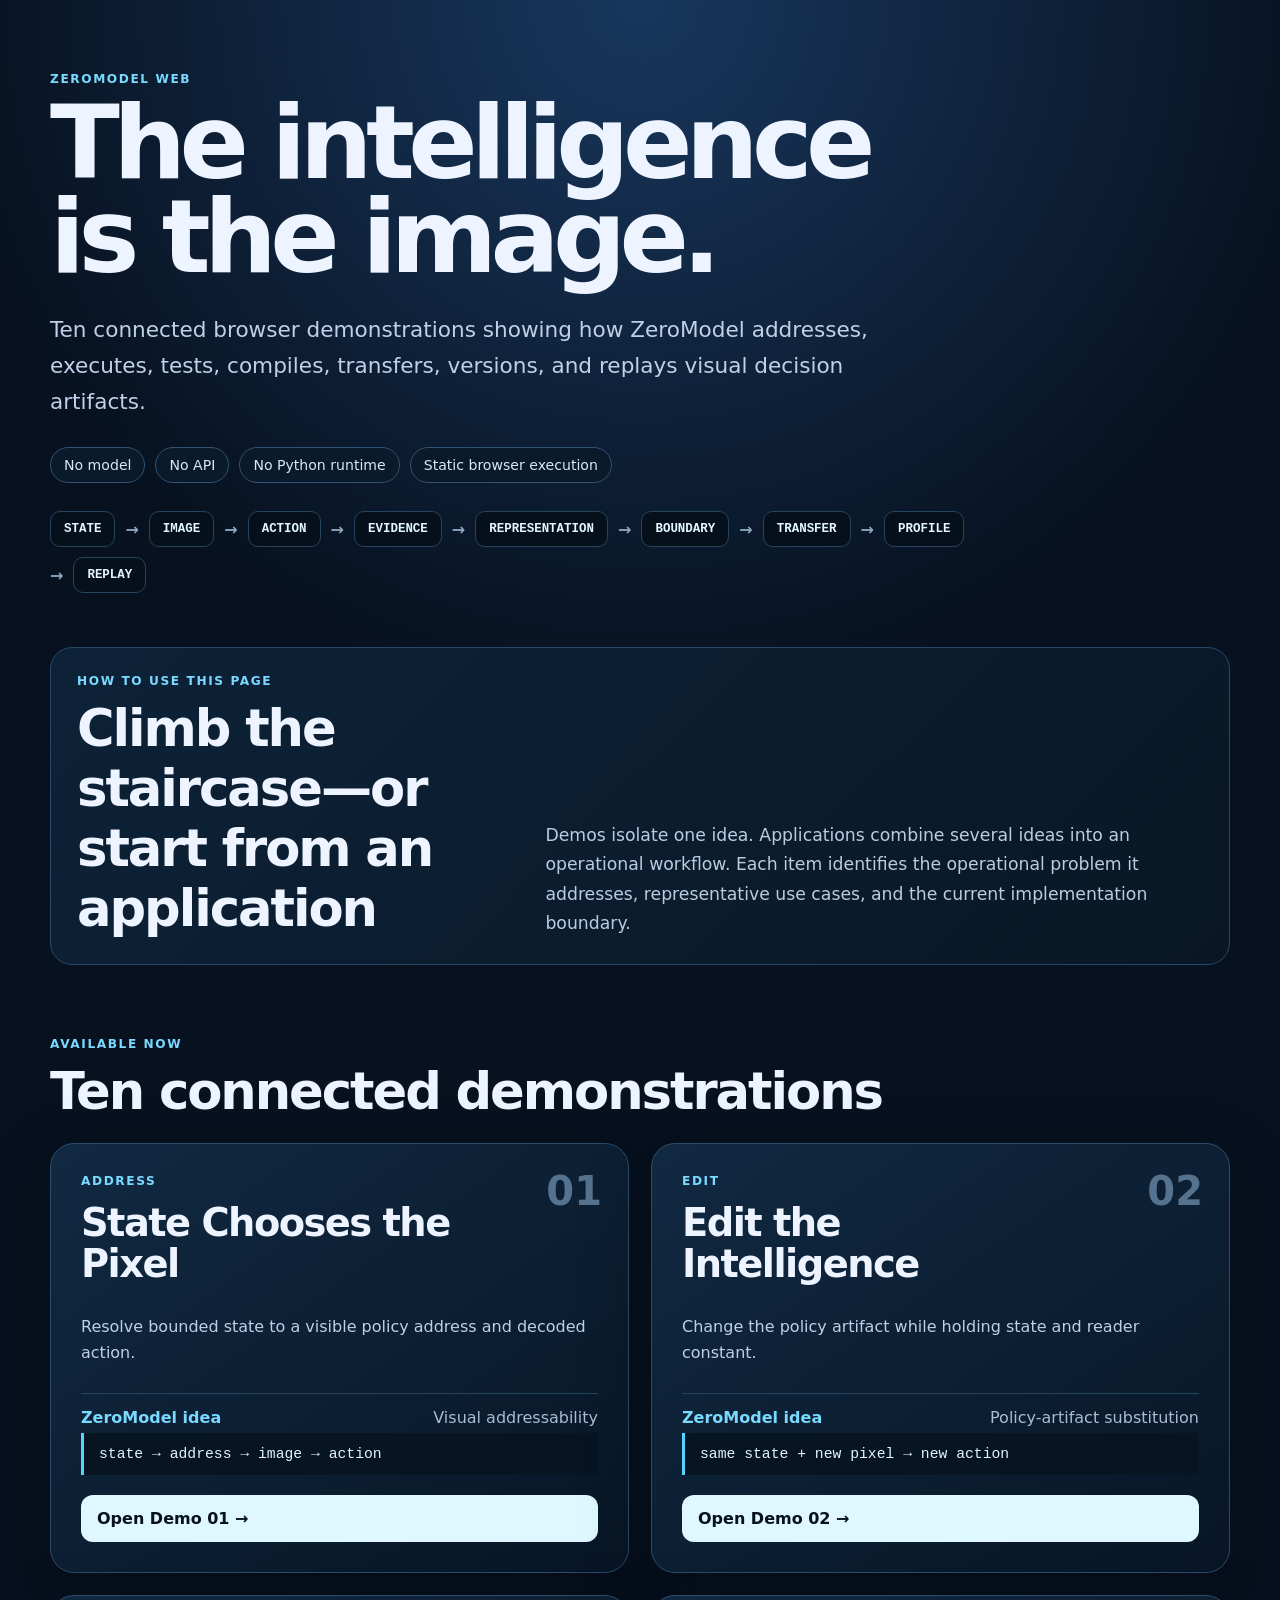
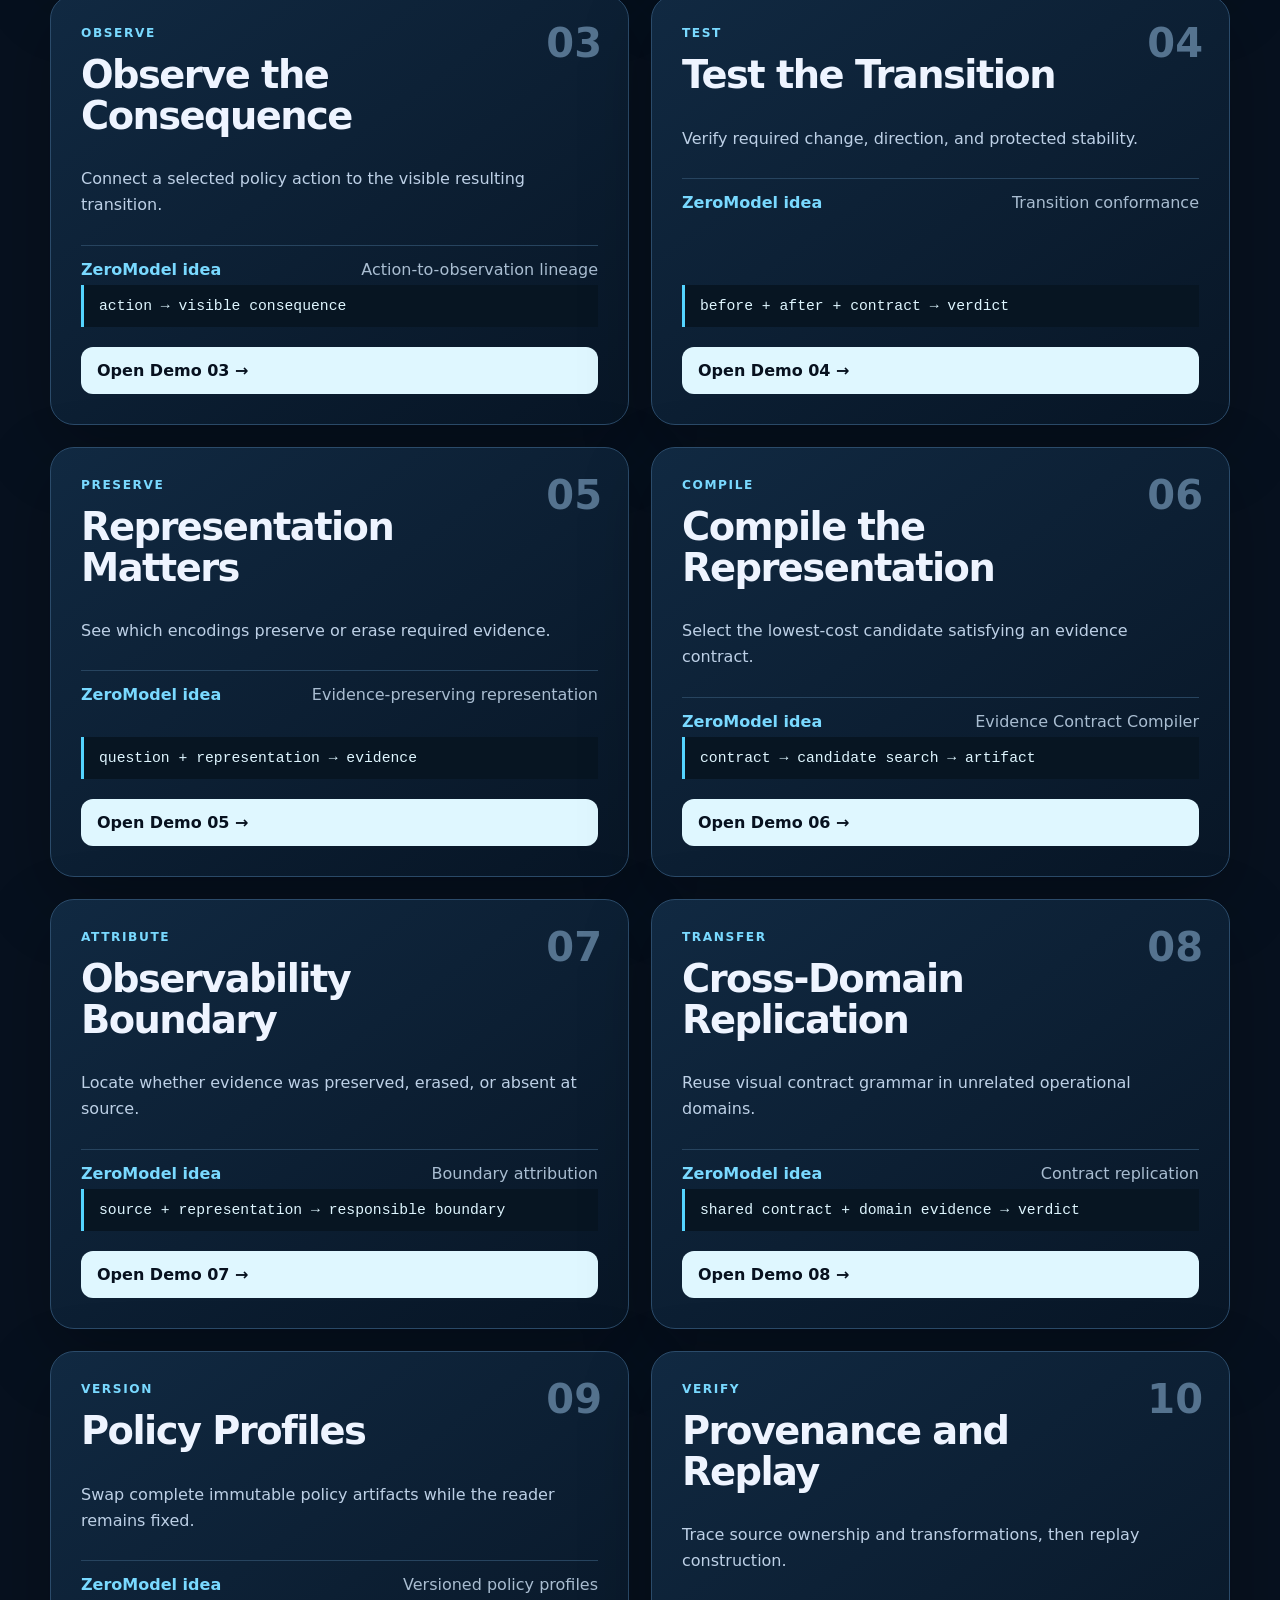
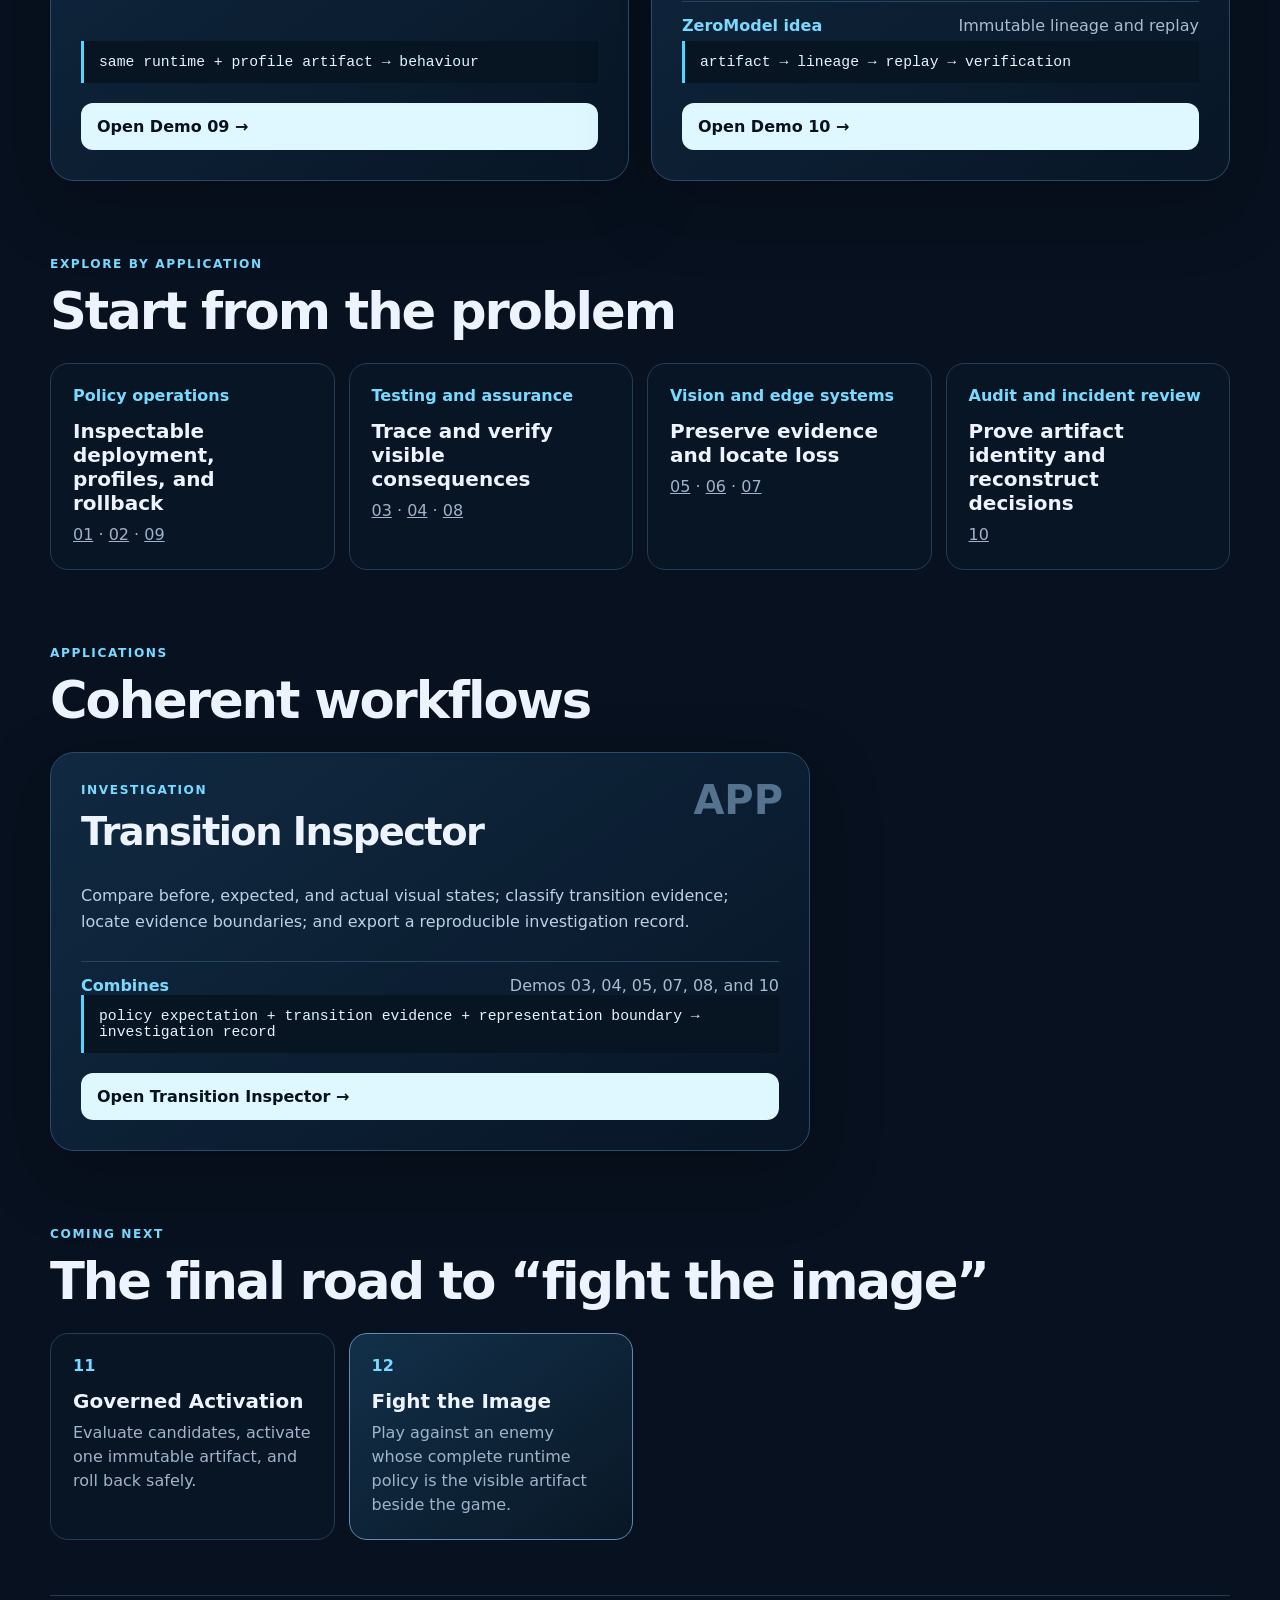
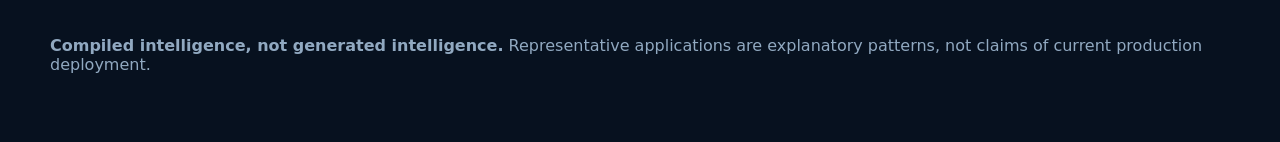
<file: index.html>
<!doctype html>
<html lang="en">
<head>
  <meta charset="utf-8">
  <meta name="viewport" content="width=device-width,initial-scale=1">
  <title>ZeroModel Web Demos</title>
  <meta name="description" content="A staircase of browser-native ZeroModel demonstrations.">
  <link rel="stylesheet" href="gallery.css">
</head>
<body>
<main class="shell">
  <header class="hero">
    <p class="eyebrow">ZeroModel Web</p>
    <h1>The intelligence is the image.</h1>
    <p class="lede">Ten connected browser demonstrations showing how ZeroModel addresses, executes, tests, compiles, transfers, versions, and replays visual decision artifacts.</p>
    <div class="runtime-boundary"><span>No model</span><span>No API</span><span>No Python runtime</span><span>Static browser execution</span></div>
    <div class="hero-flow"><span>STATE</span><b>→</b><span>IMAGE</span><b>→</b><span>ACTION</span><b>→</b><span>EVIDENCE</span><b>→</b><span>REPRESENTATION</span><b>→</b><span>BOUNDARY</span><b>→</b><span>TRANSFER</span><b>→</b><span>PROFILE</span><b>→</b><span>REPLAY</span></div>
  </header>

  <section class="principle">
    <div><p class="step-label">How to use this page</p><h2>Climb the staircase—or start from an application</h2></div>
    <p>Demos isolate one idea. Applications combine several ideas into an operational workflow. Each item identifies the operational problem it addresses, representative use cases, and the current implementation boundary.</p>
  </section>

  <section>
    <div class="section-heading"><p class="step-label">Available now</p><h2>Ten connected demonstrations</h2></div>
    <div class="demo-grid">
      <article class="demo-card"><div class="card-number">01</div><p class="card-kicker">Address</p><h3>State Chooses the Pixel</h3><p>Resolve bounded state to a visible policy address and decoded action.</p><div class="learn"><strong>ZeroModel idea</strong><span>Visual addressability</span></div><div class="flow">state → address → image → action</div><a class="card-link" href="demos/state-chooses-the-pixel/">Open Demo 01 →</a></article>
      <article class="demo-card"><div class="card-number">02</div><p class="card-kicker">Edit</p><h3>Edit the Intelligence</h3><p>Change the policy artifact while holding state and reader constant.</p><div class="learn"><strong>ZeroModel idea</strong><span>Policy-artifact substitution</span></div><div class="flow">same state + new pixel → new action</div><a class="card-link" href="demos/edit-the-intelligence/">Open Demo 02 →</a></article>
      <article class="demo-card"><div class="card-number">03</div><p class="card-kicker">Observe</p><h3>Observe the Consequence</h3><p>Connect a selected policy action to the visible resulting transition.</p><div class="learn"><strong>ZeroModel idea</strong><span>Action-to-observation lineage</span></div><div class="flow">action → visible consequence</div><a class="card-link" href="demos/observe-the-consequence/">Open Demo 03 →</a></article>
      <article class="demo-card"><div class="card-number">04</div><p class="card-kicker">Test</p><h3>Test the Transition</h3><p>Verify required change, direction, and protected stability.</p><div class="learn"><strong>ZeroModel idea</strong><span>Transition conformance</span></div><div class="flow">before + after + contract → verdict</div><a class="card-link" href="demos/test-the-transition/">Open Demo 04 →</a></article>
      <article class="demo-card"><div class="card-number">05</div><p class="card-kicker">Preserve</p><h3>Representation Matters</h3><p>See which encodings preserve or erase required evidence.</p><div class="learn"><strong>ZeroModel idea</strong><span>Evidence-preserving representation</span></div><div class="flow">question + representation → evidence</div><a class="card-link" href="demos/representation-matters/">Open Demo 05 →</a></article>
      <article class="demo-card"><div class="card-number">06</div><p class="card-kicker">Compile</p><h3>Compile the Representation</h3><p>Select the lowest-cost candidate satisfying an evidence contract.</p><div class="learn"><strong>ZeroModel idea</strong><span>Evidence Contract Compiler</span></div><div class="flow">contract → candidate search → artifact</div><a class="card-link" href="demos/compile-the-representation/">Open Demo 06 →</a></article>
      <article class="demo-card"><div class="card-number">07</div><p class="card-kicker">Attribute</p><h3>Observability Boundary</h3><p>Locate whether evidence was preserved, erased, or absent at source.</p><div class="learn"><strong>ZeroModel idea</strong><span>Boundary attribution</span></div><div class="flow">source + representation → responsible boundary</div><a class="card-link" href="demos/observability-boundary/">Open Demo 07 →</a></article>
      <article class="demo-card"><div class="card-number">08</div><p class="card-kicker">Transfer</p><h3>Cross-Domain Replication</h3><p>Reuse visual contract grammar in unrelated operational domains.</p><div class="learn"><strong>ZeroModel idea</strong><span>Contract replication</span></div><div class="flow">shared contract + domain evidence → verdict</div><a class="card-link" href="demos/cross-domain-replication/">Open Demo 08 →</a></article>
      <article class="demo-card"><div class="card-number">09</div><p class="card-kicker">Version</p><h3>Policy Profiles</h3><p>Swap complete immutable policy artifacts while the reader remains fixed.</p><div class="learn"><strong>ZeroModel idea</strong><span>Versioned policy profiles</span></div><div class="flow">same runtime + profile artifact → behaviour</div><a class="card-link" href="demos/policy-profiles/">Open Demo 09 →</a></article>
      <article class="demo-card"><div class="card-number">10</div><p class="card-kicker">Verify</p><h3>Provenance and Replay</h3><p>Trace source ownership and transformations, then replay construction.</p><div class="learn"><strong>ZeroModel idea</strong><span>Immutable lineage and replay</span></div><div class="flow">artifact → lineage → replay → verification</div><a class="card-link" href="demos/provenance-and-replay/">Open Demo 10 →</a></article>
    </div>
  </section>

  <section class="roadmap">
    <div class="section-heading"><p class="step-label">Explore by application</p><h2>Start from the problem</h2></div>
    <div class="roadmap-grid">
      <article class="roadmap-card"><span>Policy operations</span><h3>Inspectable deployment, profiles, and rollback</h3><p><a href="demos/state-chooses-the-pixel/">01</a> · <a href="demos/edit-the-intelligence/">02</a> · <a href="demos/policy-profiles/">09</a></p></article>
      <article class="roadmap-card"><span>Testing and assurance</span><h3>Trace and verify visible consequences</h3><p><a href="demos/observe-the-consequence/">03</a> · <a href="demos/test-the-transition/">04</a> · <a href="demos/cross-domain-replication/">08</a></p></article>
      <article class="roadmap-card"><span>Vision and edge systems</span><h3>Preserve evidence and locate loss</h3><p><a href="demos/representation-matters/">05</a> · <a href="demos/compile-the-representation/">06</a> · <a href="demos/observability-boundary/">07</a></p></article>
      <article class="roadmap-card"><span>Audit and incident review</span><h3>Prove artifact identity and reconstruct decisions</h3><p><a href="demos/provenance-and-replay/">10</a></p></article>
    </div>
  </section>

  <section class="roadmap applications">
    <div class="section-heading"><p class="step-label">Applications</p><h2>Coherent workflows</h2></div>
    <div class="application-grid">
      <article class="demo-card application-card-featured">
        <div class="card-number">APP</div>
        <p class="card-kicker">Investigation</p>
        <h3>Transition Inspector</h3>
        <p>Compare before, expected, and actual visual states; classify transition evidence; locate evidence boundaries; and export a reproducible investigation record.</p>
        <div class="learn"><strong>Combines</strong><span>Demos 03, 04, 05, 07, 08, and 10</span></div>
        <div class="flow">policy expectation + transition evidence + representation boundary → investigation record</div>
        <a class="card-link" href="apps/transition-inspector/">Open Transition Inspector →</a>
      </article>
    </div>
  </section>

  <section class="roadmap">
    <div class="section-heading"><p class="step-label">Coming next</p><h2>The final road to “fight the image”</h2></div>
    <div class="roadmap-grid">
      <article class="roadmap-card"><span>11</span><h3>Governed Activation</h3><p>Evaluate candidates, activate one immutable artifact, and roll back safely.</p></article>
      <article class="roadmap-card featured"><span>12</span><h3>Fight the Image</h3><p>Play against an enemy whose complete runtime policy is the visible artifact beside the game.</p></article>
    </div>
  </section>

  <footer><p><strong>Compiled intelligence, not generated intelligence.</strong> Representative applications are explanatory patterns, not claims of current production deployment.</p></footer>
</main>
</body>
</html>
</file>
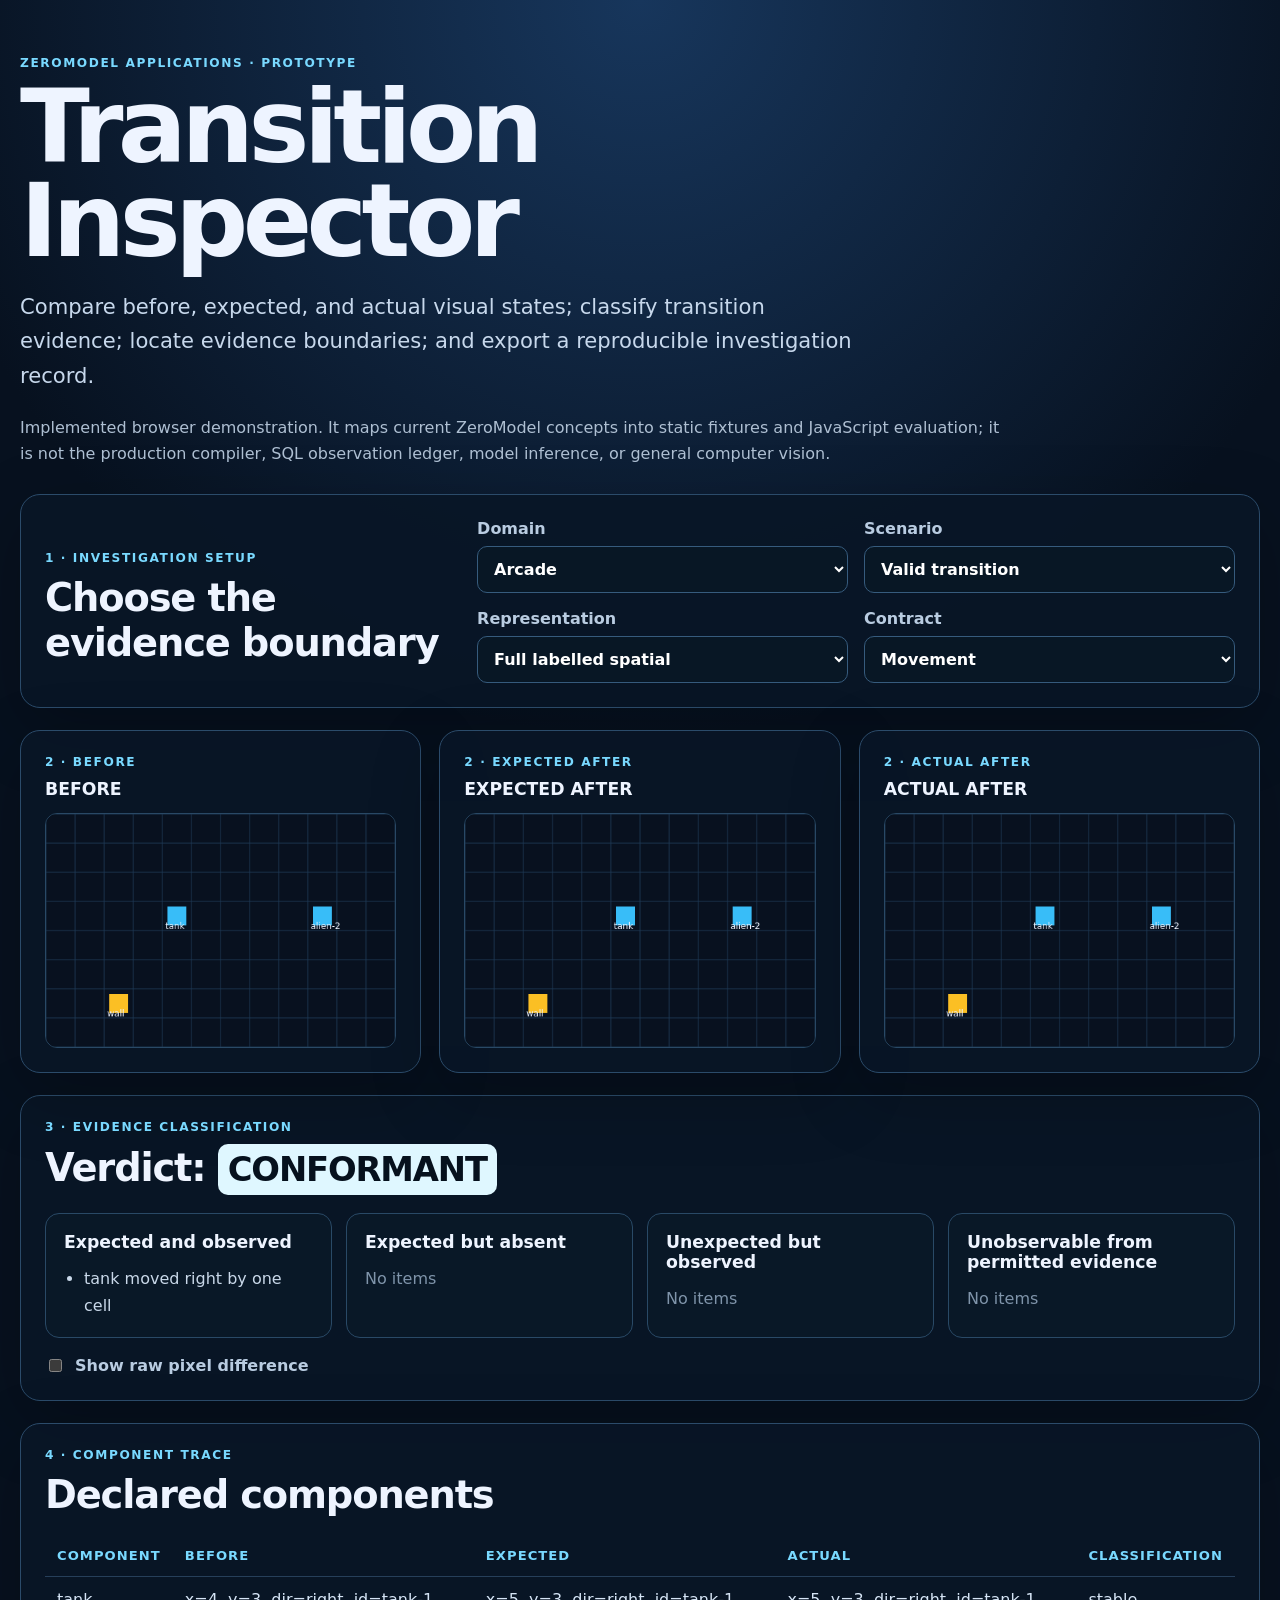
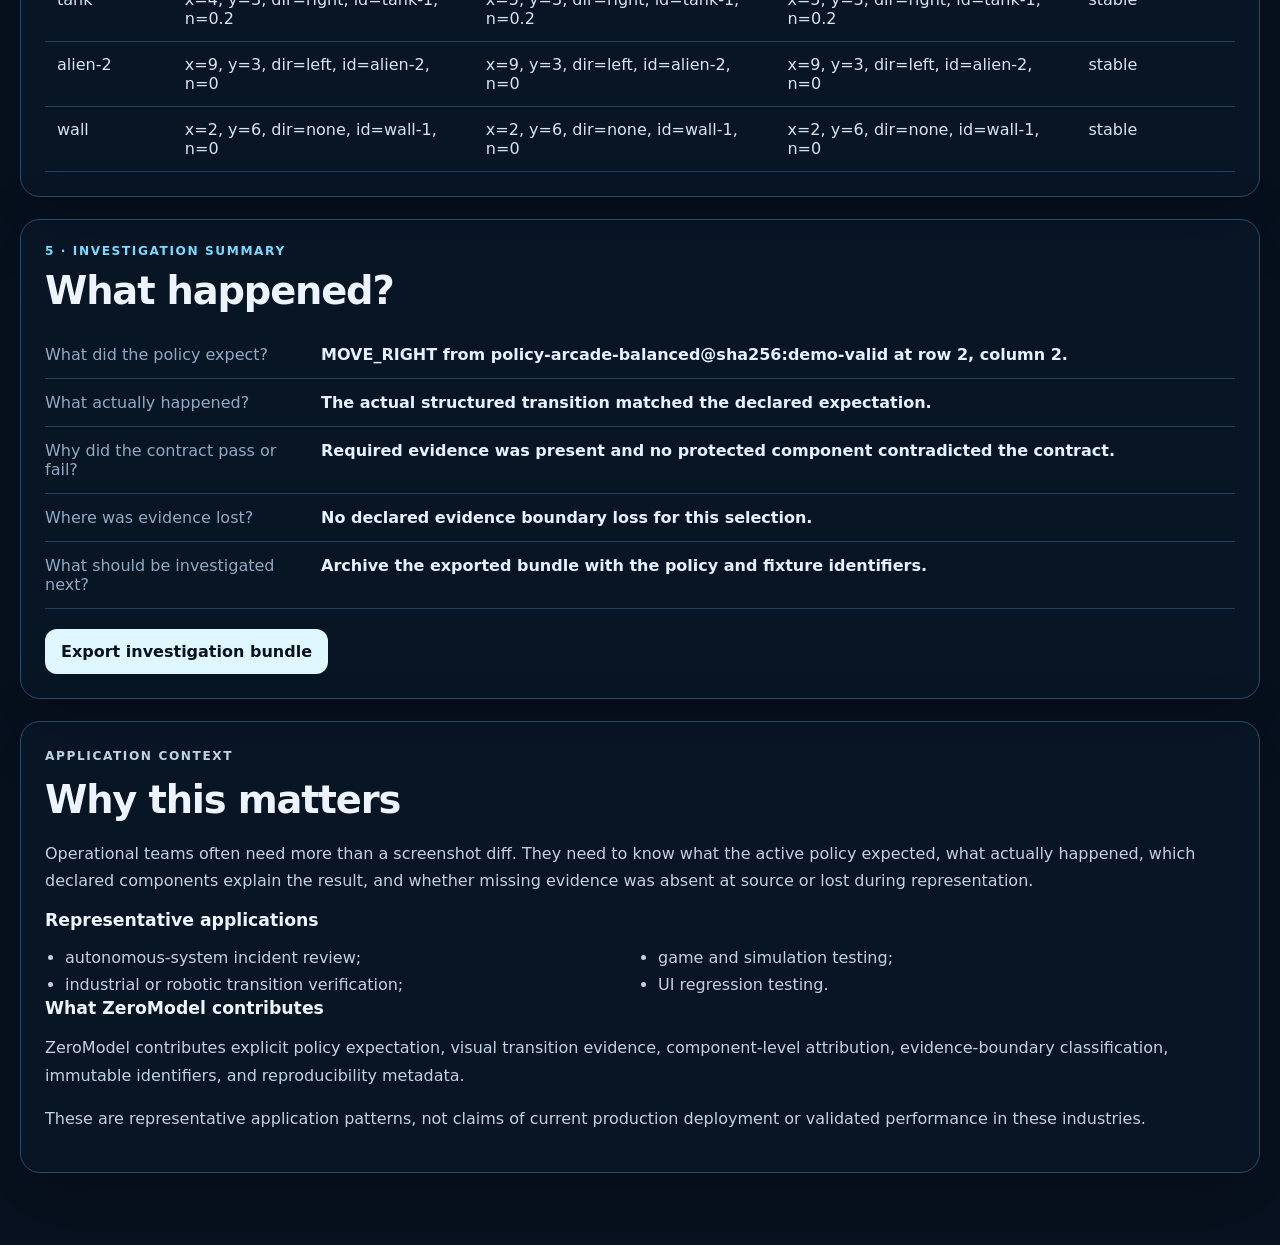
<file: apps/transition-inspector/index.html>
<!doctype html>
<html lang="en">
<head>
  <meta charset="utf-8">
  <meta name="viewport" content="width=device-width, initial-scale=1">
  <title>Transition Inspector — ZeroModel</title>
  <meta name="description" content="Compare expected and actual visual transitions, classify evidence, and export a reproducible investigation record.">
  <link rel="stylesheet" href="app.css">
</head>
<body>
  <main class="shell">
    <header class="hero">
      <p class="eyebrow">ZeroModel Applications · Prototype</p>
      <h1>Transition Inspector</h1>
      <p class="lede">Compare before, expected, and actual visual states; classify transition evidence; locate evidence boundaries; and export a reproducible investigation record.</p>
      <p class="boundary">Implemented browser demonstration. It maps current ZeroModel concepts into static fixtures and JavaScript evaluation; it is not the production compiler, SQL observation ledger, model inference, or general computer vision.</p>
    </header>

    <section class="panel setup" aria-labelledby="setup-heading">
      <div>
        <p class="step">1 · Investigation setup</p>
        <h2 id="setup-heading">Choose the evidence boundary</h2>
      </div>
      <div class="controls">
        <label>Domain
          <select id="domain-select">
            <option value="arcade">Arcade</option>
            <option value="warehouse">Warehouse</option>
          </select>
        </label>
        <label>Scenario
          <select id="scenario-select"></select>
        </label>
        <label>Representation
          <select id="representation-select">
            <option value="labelled-spatial-v1">Full labelled spatial</option>
            <option value="identity-free-spatial-v1">Identity-free spatial</option>
            <option value="coarse-pooled-v1">Coarse pooled</option>
            <option value="source-observation-v1">Source observation</option>
          </select>
        </label>
        <label>Contract
          <select id="contract-select">
            <option value="movement">Movement</option>
            <option value="magnitude">Magnitude</option>
            <option value="protected-stability">Protected stability</option>
            <option value="identity-persistence">Identity persistence</option>
            <option value="numeric-state-stability">Numeric-state stability</option>
            <option value="relation-preservation">Relation preservation</option>
          </select>
        </label>
      </div>
    </section>

    <section class="state-grid" aria-labelledby="states-heading">
      <h2 id="states-heading" class="visually-hidden">Three-state comparison</h2>
      <article class="panel state-card">
        <p class="step">2 · Before</p>
        <h3>BEFORE</h3>
        <canvas id="before-canvas" width="480" height="320">Before state canvas rendering is unavailable.</canvas>
      </article>
      <article class="panel state-card">
        <p class="step">2 · Expected after</p>
        <h3>EXPECTED AFTER</h3>
        <canvas id="expected-canvas" width="480" height="320">Expected state canvas rendering is unavailable.</canvas>
      </article>
      <article class="panel state-card">
        <p class="step">2 · Actual after</p>
        <h3>ACTUAL AFTER</h3>
        <canvas id="actual-canvas" width="480" height="320">Actual state canvas rendering is unavailable.</canvas>
      </article>
    </section>

    <section class="panel verdict-panel" aria-labelledby="verdict-heading">
      <div>
        <p class="step">3 · Evidence classification</p>
        <h2 id="verdict-heading">Verdict: <span id="verdict">Loading</span></h2>
      </div>
      <div class="evidence-grid">
        <article><h3>Expected and observed</h3><ul id="expected-observed"></ul></article>
        <article><h3>Expected but absent</h3><ul id="expected-absent"></ul></article>
        <article><h3>Unexpected but observed</h3><ul id="unexpected-observed"></ul></article>
        <article><h3>Unobservable from permitted evidence</h3><ul id="unobservable"></ul></article>
      </div>
      <label class="toggle"><input type="checkbox" id="raw-toggle"> Show raw pixel difference</label>
      <div id="raw-panel" class="raw-panel" hidden>
        <strong>Pixel difference:</strong> <span id="raw-summary"></span>
        <p>Raw difference says only that something changed. Transition evidence comes from declared components, contracts, and representation boundaries.</p>
      </div>
    </section>

    <section class="panel" aria-labelledby="trace-heading">
      <p class="step">4 · Component trace</p>
      <h2 id="trace-heading">Declared components</h2>
      <div class="table-wrap">
        <table>
          <thead><tr><th>Component</th><th>Before</th><th>Expected</th><th>Actual</th><th>Classification</th></tr></thead>
          <tbody id="component-rows"></tbody>
        </table>
      </div>
    </section>

    <section class="panel summary-panel" aria-labelledby="summary-heading">
      <div>
        <p class="step">5 · Investigation summary</p>
        <h2 id="summary-heading">What happened?</h2>
      </div>
      <dl class="summary-list">
        <div><dt>What did the policy expect?</dt><dd id="summary-expected"></dd></div>
        <div><dt>What actually happened?</dt><dd id="summary-actual"></dd></div>
        <div><dt>Why did the contract pass or fail?</dt><dd id="summary-why"></dd></div>
        <div><dt>Where was evidence lost?</dt><dd id="summary-lost"></dd></div>
        <div><dt>What should be investigated next?</dt><dd id="summary-next"></dd></div>
      </dl>
      <button id="export-button" type="button">Export investigation bundle</button>
    </section>

    <section class="panel context-panel" aria-labelledby="context-heading">
      <p class="step">Application context</p>
      <h2 id="context-heading">Why this matters</h2>
      <p>Operational teams often need more than a screenshot diff. They need to know what the active policy expected, what actually happened, which declared components explain the result, and whether missing evidence was absent at source or lost during representation.</p>
      <h3>Representative applications</h3>
      <ul class="context-list">
        <li>autonomous-system incident review;</li>
        <li>industrial or robotic transition verification;</li>
        <li>game and simulation testing;</li>
        <li>UI regression testing.</li>
      </ul>
      <h3>What ZeroModel contributes</h3>
      <p>ZeroModel contributes explicit policy expectation, visual transition evidence, component-level attribution, evidence-boundary classification, immutable identifiers, and reproducibility metadata.</p>
      <p class="disclaimer">These are representative application patterns, not claims of current production deployment or validated performance in these industries.</p>
    </section>
  </main>
  <script src="app.js" defer></script>
</body>
</html>
</file>
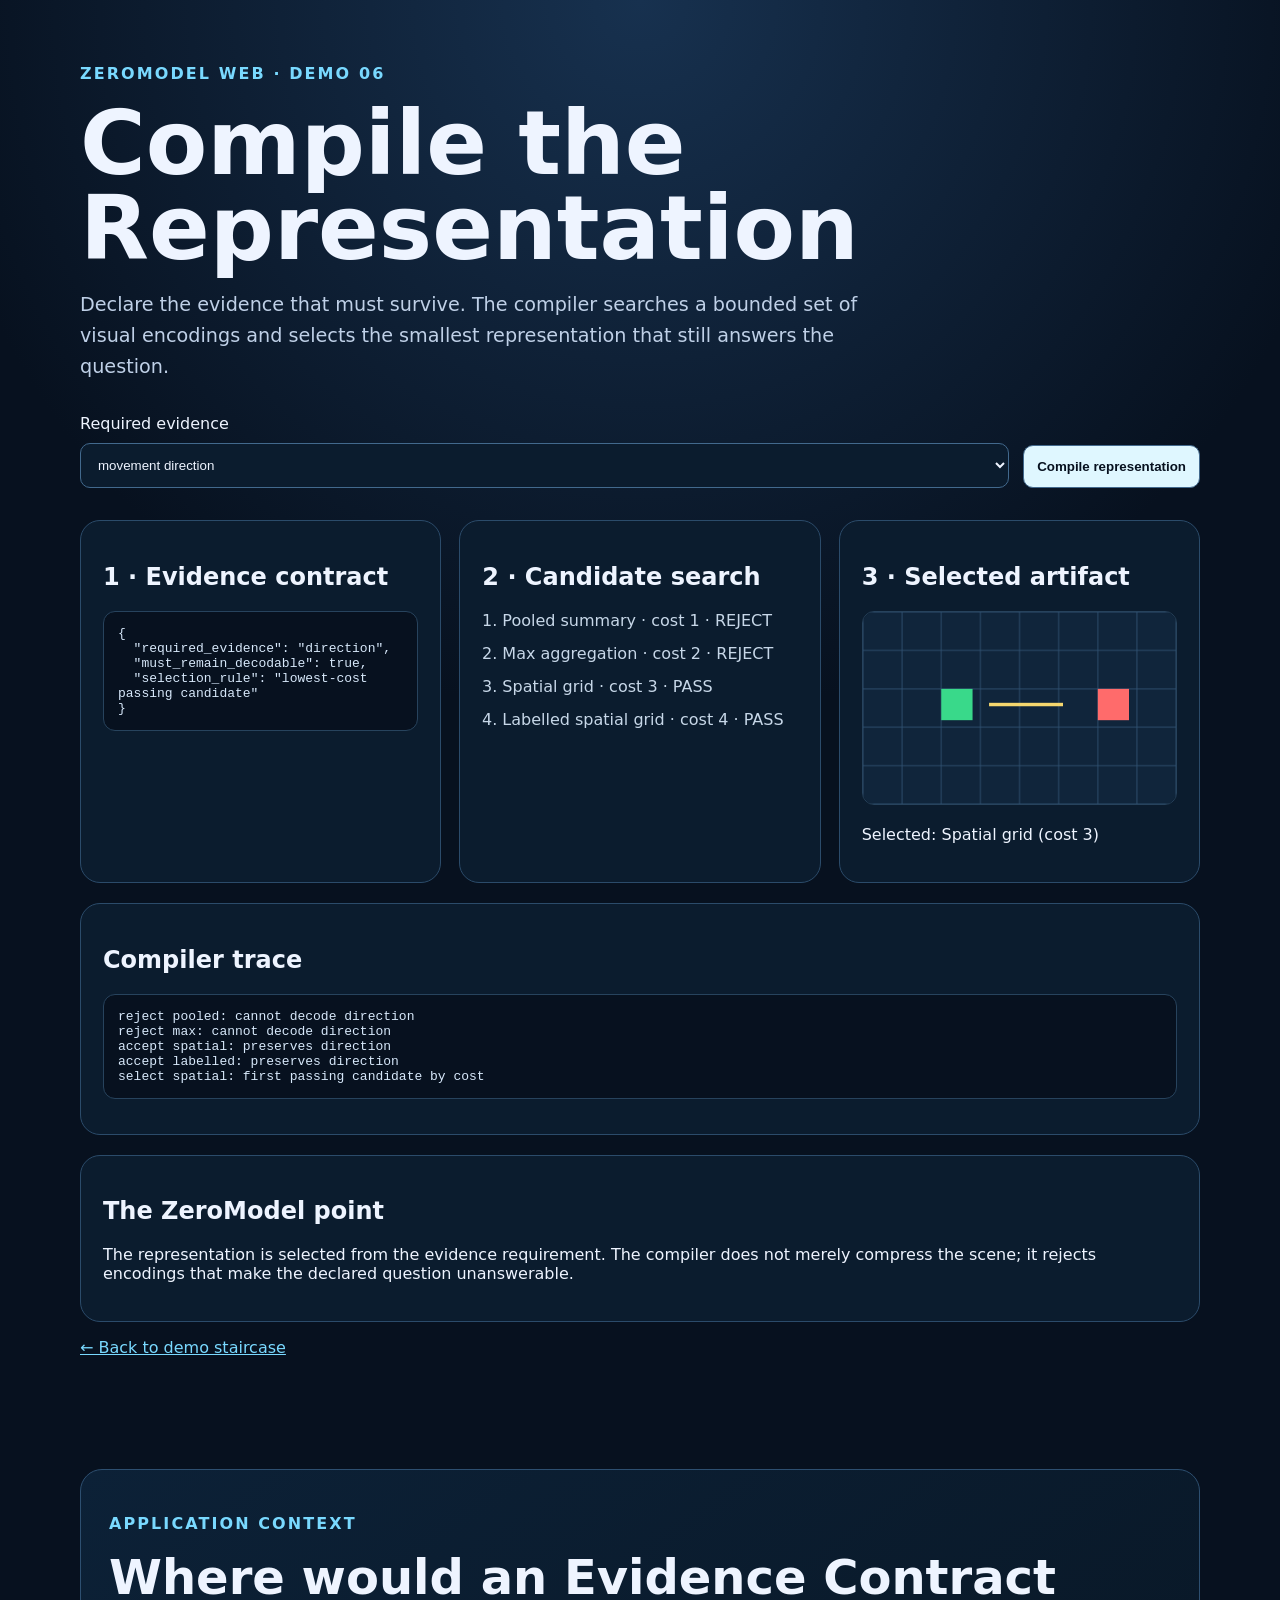
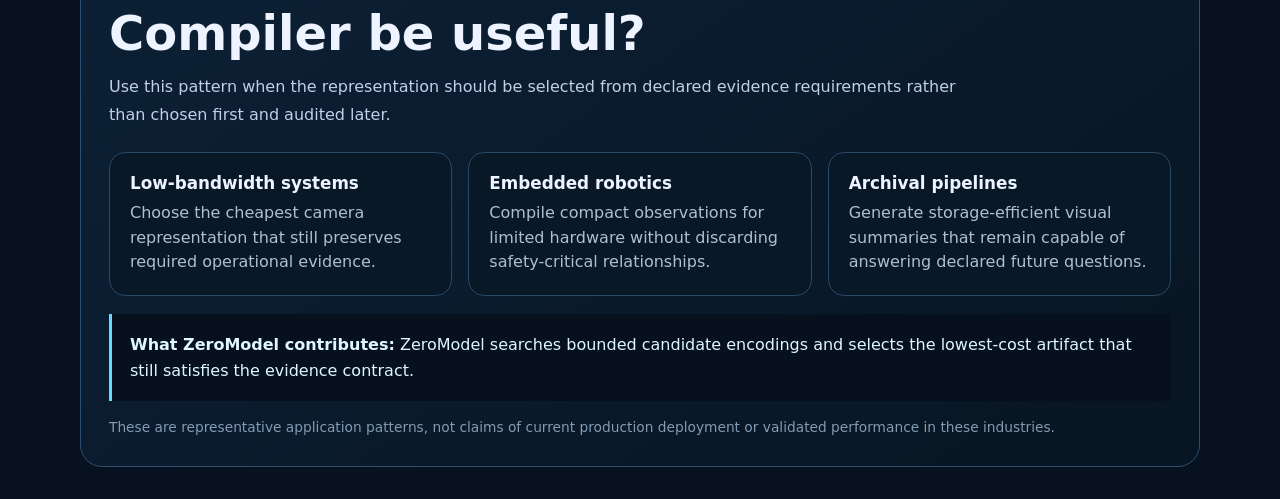
<file: demos/compile-the-representation/index.html>
<!doctype html><html lang="en"><head><meta charset="utf-8"><meta name="viewport" content="width=device-width,initial-scale=1"><title>Demo 06 · Compile the Representation</title><link rel="stylesheet" href="demo.css"><link rel="stylesheet" href="../../application-context.css"></head><body><main><p class="eyebrow">ZeroModel Web · Demo 06</p><h1>Compile the Representation</h1><p class="lede">Declare the evidence that must survive. The compiler searches a bounded set of visual encodings and selects the smallest representation that still answers the question.</p><section class="controls"><label>Required evidence<select id="requirement"><option value="direction">movement direction</option><option value="distance">exact movement distance</option><option value="identity">target identity</option></select></label><button id="compile">Compile representation</button></section><section class="pipeline"><article><h2>1 · Evidence contract</h2><pre id="contract"></pre></article><article><h2>2 · Candidate search</h2><ol id="candidates"></ol></article><article><h2>3 · Selected artifact</h2><canvas id="artifact" width="360" height="220"></canvas><p id="selection"></p></article></section><section class="trace"><h2>Compiler trace</h2><pre id="trace"></pre></section><section class="explain"><h2>The ZeroModel point</h2><p>The representation is selected from the evidence requirement. The compiler does not merely compress the scene; it rejects encodings that make the declared question unanswerable.</p></section><p><a href="../../">← Back to demo staircase</a></p></main><script src="demo.js"></script><script src="../../application-context.js" defer></script></body></html>
</file>
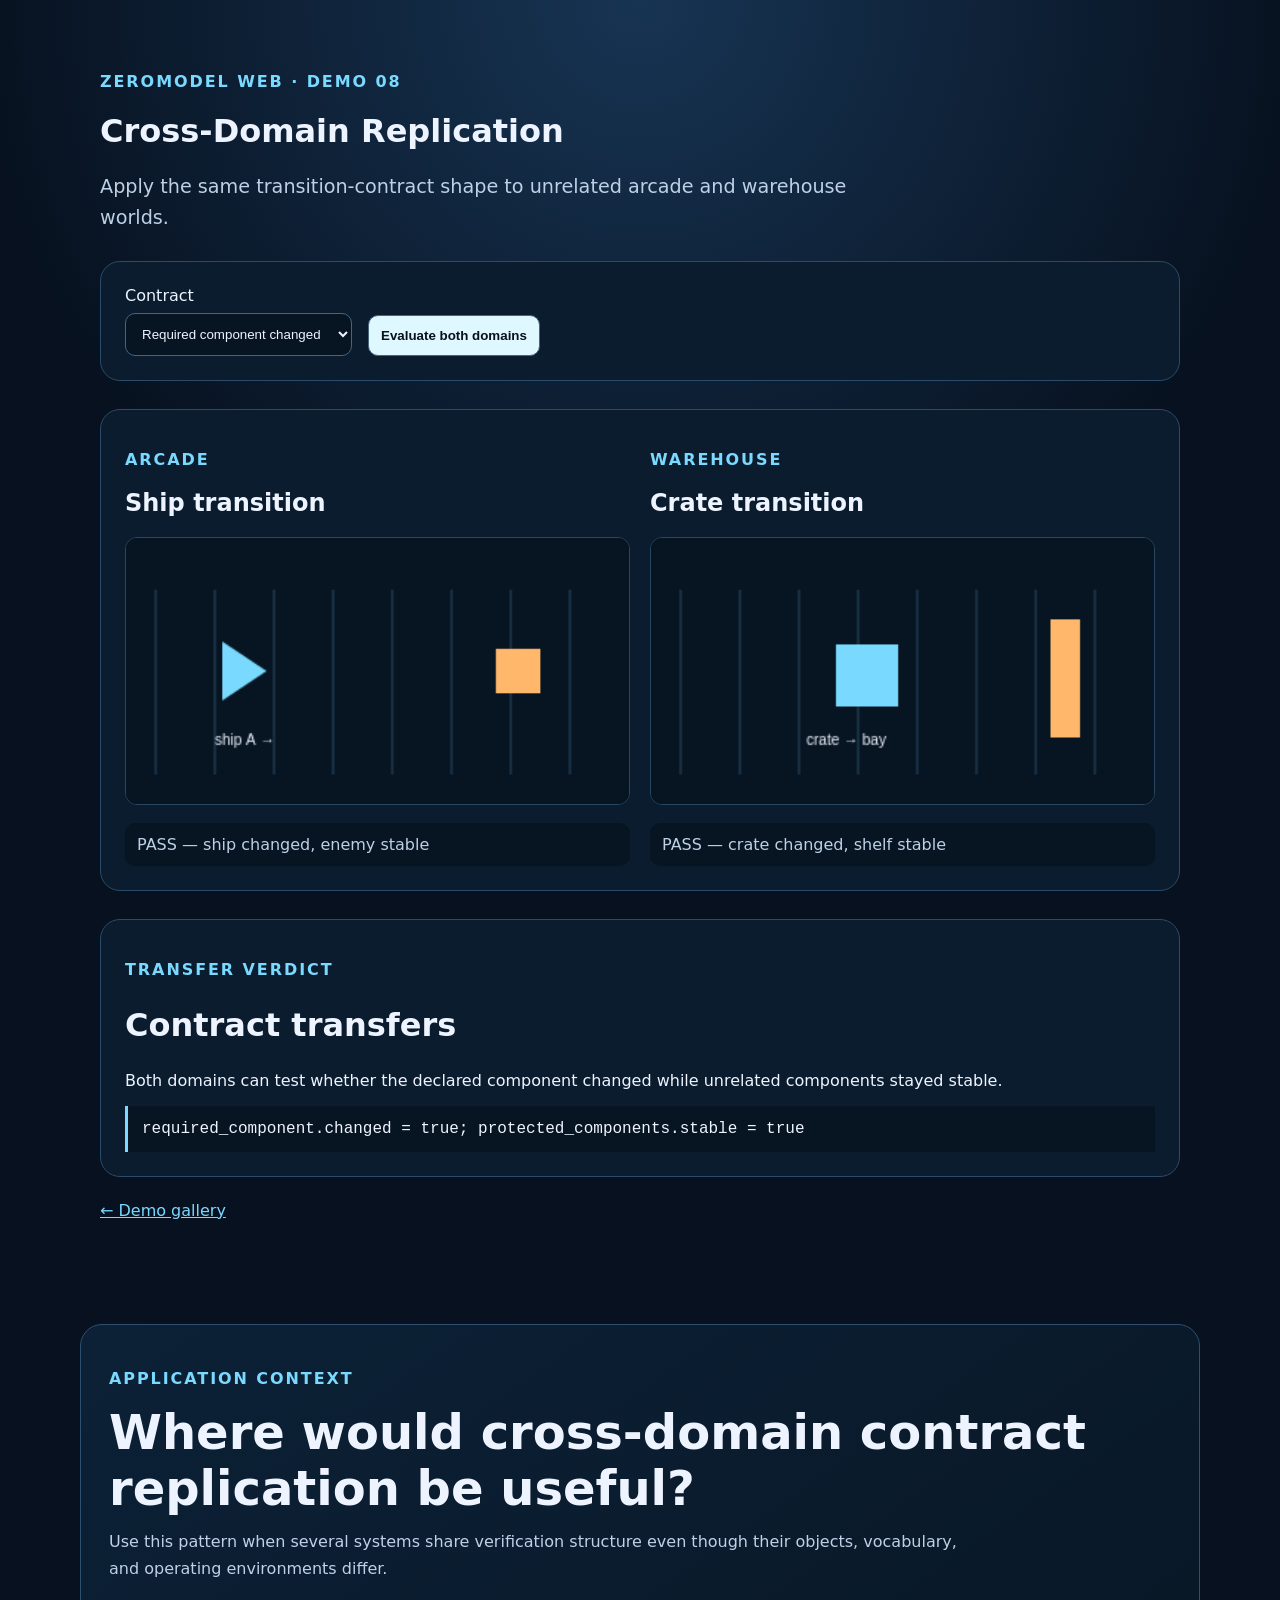
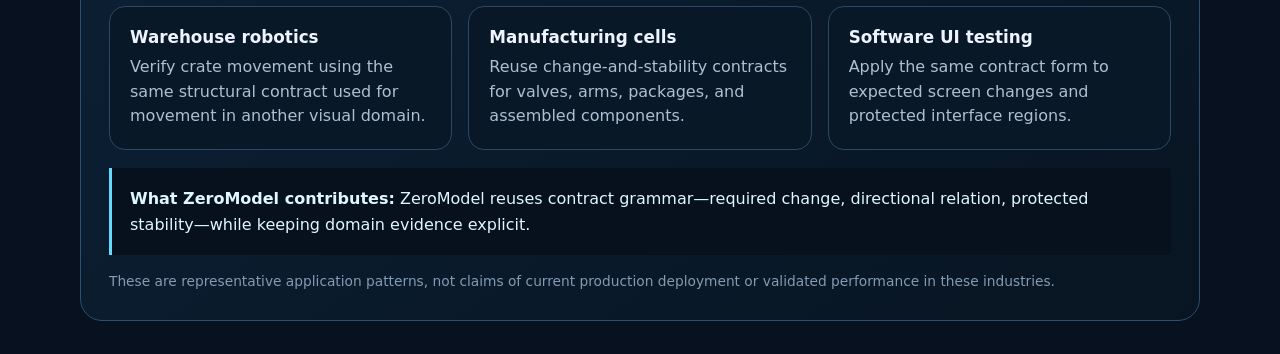
<file: demos/cross-domain-replication/index.html>
<!doctype html><html lang="en"><head><meta charset="utf-8"><meta name="viewport" content="width=device-width,initial-scale=1"><title>Demo 08 · Cross-Domain Replication</title><link rel="stylesheet" href="demo.css"><link rel="stylesheet" href="../../application-context.css"></head><body><main><p class="eyebrow">ZeroModel Web · Demo 08</p><h1>Cross-Domain Replication</h1><p class="lede">Apply the same transition-contract shape to unrelated arcade and warehouse worlds.</p><section class="controls"><label>Contract<select id="contract"><option value="component">Required component changed</option><option value="direction">Changed in expected direction</option><option value="identity">Same entity identity persisted</option></select></label><button id="evaluate">Evaluate both domains</button></section><section class="domains"><article><p class="domain">Arcade</p><h2>Ship transition</h2><canvas id="arcade" width="340" height="180"></canvas><div class="result" id="arcade-result"></div></article><article><p class="domain">Warehouse</p><h2>Crate transition</h2><canvas id="warehouse" width="340" height="180"></canvas><div class="result" id="warehouse-result"></div></article></section><section class="summary"><p class="label">Transfer verdict</p><h2 id="verdict"></h2><p id="explanation"></p><div id="contract-shape" class="shape"></div></section><a href="../../">← Demo gallery</a></main><script src="demo.js"></script><script src="../../application-context.js" defer></script></body></html>
</file>
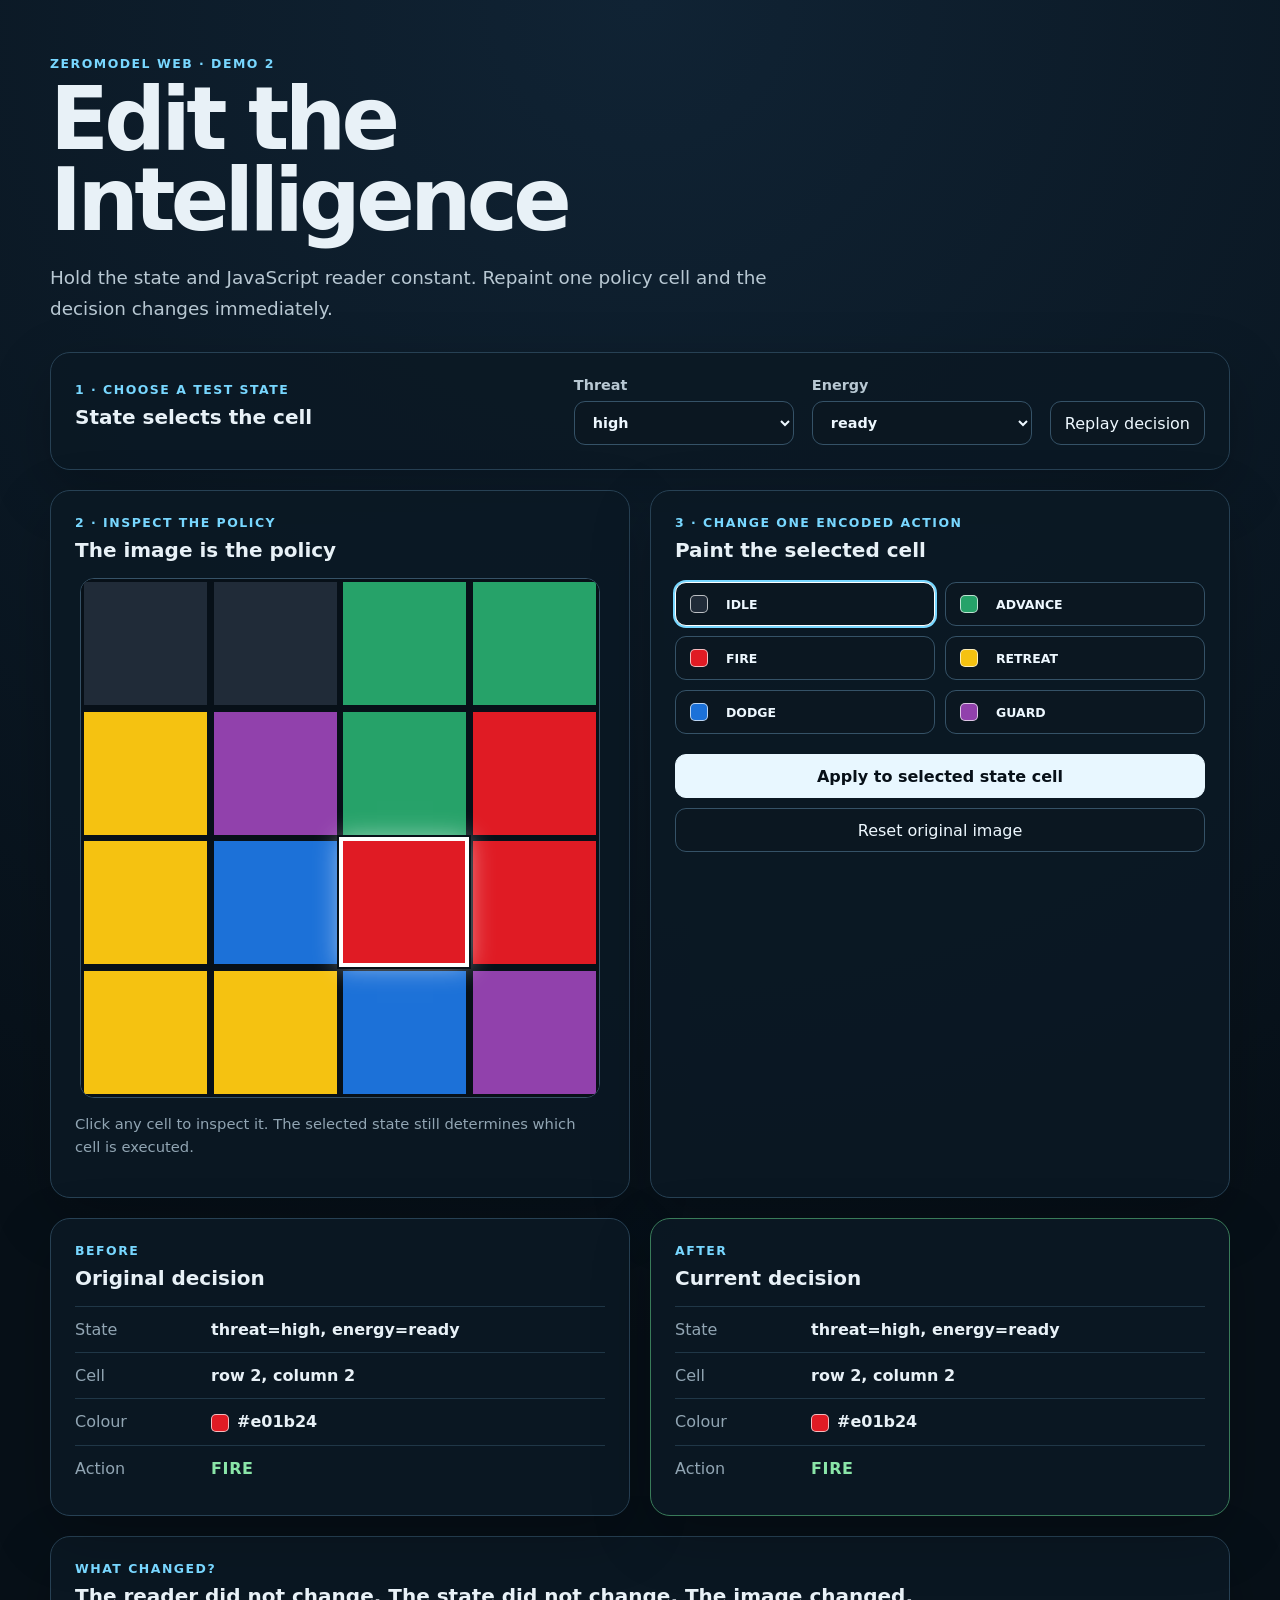
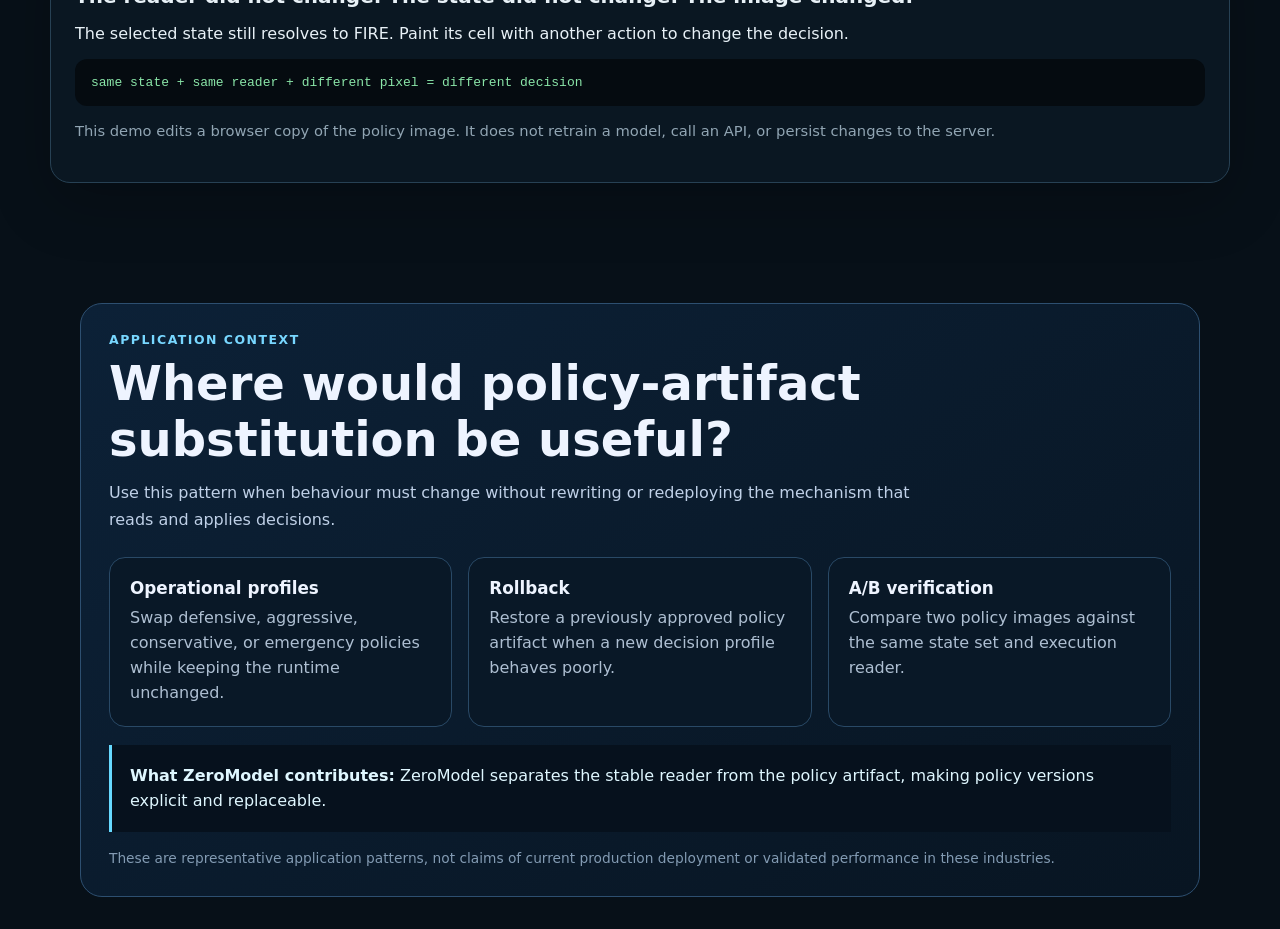
<file: demos/edit-the-intelligence/index.html>
<!doctype html>
<html lang="en"><head><meta charset="utf-8"><meta name="viewport" content="width=device-width, initial-scale=1"><title>Edit the Intelligence — ZeroModel Web</title><link rel="stylesheet" href="demo.css"><link rel="stylesheet" href="../../application-context.css"></head><body><main class="shell"><header class="hero"><p class="eyebrow">ZeroModel Web · Demo 2</p><h1>Edit the Intelligence</h1><p class="lede">Hold the state and JavaScript reader constant. Repaint one policy cell and the decision changes immediately.</p></header><section class="card controls" aria-labelledby="state-heading"><div><p class="step">1 · Choose a test state</p><h2 id="state-heading">State selects the cell</h2></div><label>Threat<select id="threat"></select></label><label>Energy<select id="energy"></select></label><button id="replay" type="button">Replay decision</button></section><section class="workspace"><article class="card policy-card"><p class="step">2 · Inspect the policy</p><h2>The image is the policy</h2><div class="canvas-wrap"><canvas id="policy-canvas" width="320" height="320" aria-label="Editable visual policy map"></canvas><div id="highlight" aria-hidden="true"></div></div><p class="hint">Click any cell to inspect it. The selected state still determines which cell is executed.</p></article><article class="card palette-card"><p class="step">3 · Change one encoded action</p><h2>Paint the selected cell</h2><div id="palette" class="palette" role="group" aria-label="Policy action palette"></div><button id="apply" type="button" class="primary">Apply to selected state cell</button><button id="reset" type="button" class="secondary">Reset original image</button></article></section><section class="comparison"><article class="card result-card"><p class="step">Before</p><h2>Original decision</h2><dl><div><dt>State</dt><dd id="before-state">—</dd></div><div><dt>Cell</dt><dd id="before-cell">—</dd></div><div><dt>Colour</dt><dd><span id="before-chip" class="chip"></span><span id="before-colour">—</span></dd></div><div><dt>Action</dt><dd id="before-action" class="action">—</dd></div></dl></article><article class="card result-card changed"><p class="step">After</p><h2>Current decision</h2><dl><div><dt>State</dt><dd id="after-state">—</dd></div><div><dt>Cell</dt><dd id="after-cell">—</dd></div><div><dt>Colour</dt><dd><span id="after-chip" class="chip"></span><span id="after-colour">—</span></dd></div><div><dt>Action</dt><dd id="after-action" class="action">—</dd></div></dl></article></section><section class="card explanation"><p class="step">What changed?</p><h2>The reader did not change. The state did not change. The image changed.</h2><p id="change-summary">Choose an action and apply it to the selected state cell.</p><pre><code>same state + same reader + different pixel = different decision</code></pre><p class="boundary">This demo edits a browser copy of the policy image. It does not retrain a model, call an API, or persist changes to the server.</p></section></main><script src="demo.js" defer></script><script src="../../application-context.js" defer></script></body></html>
</file>
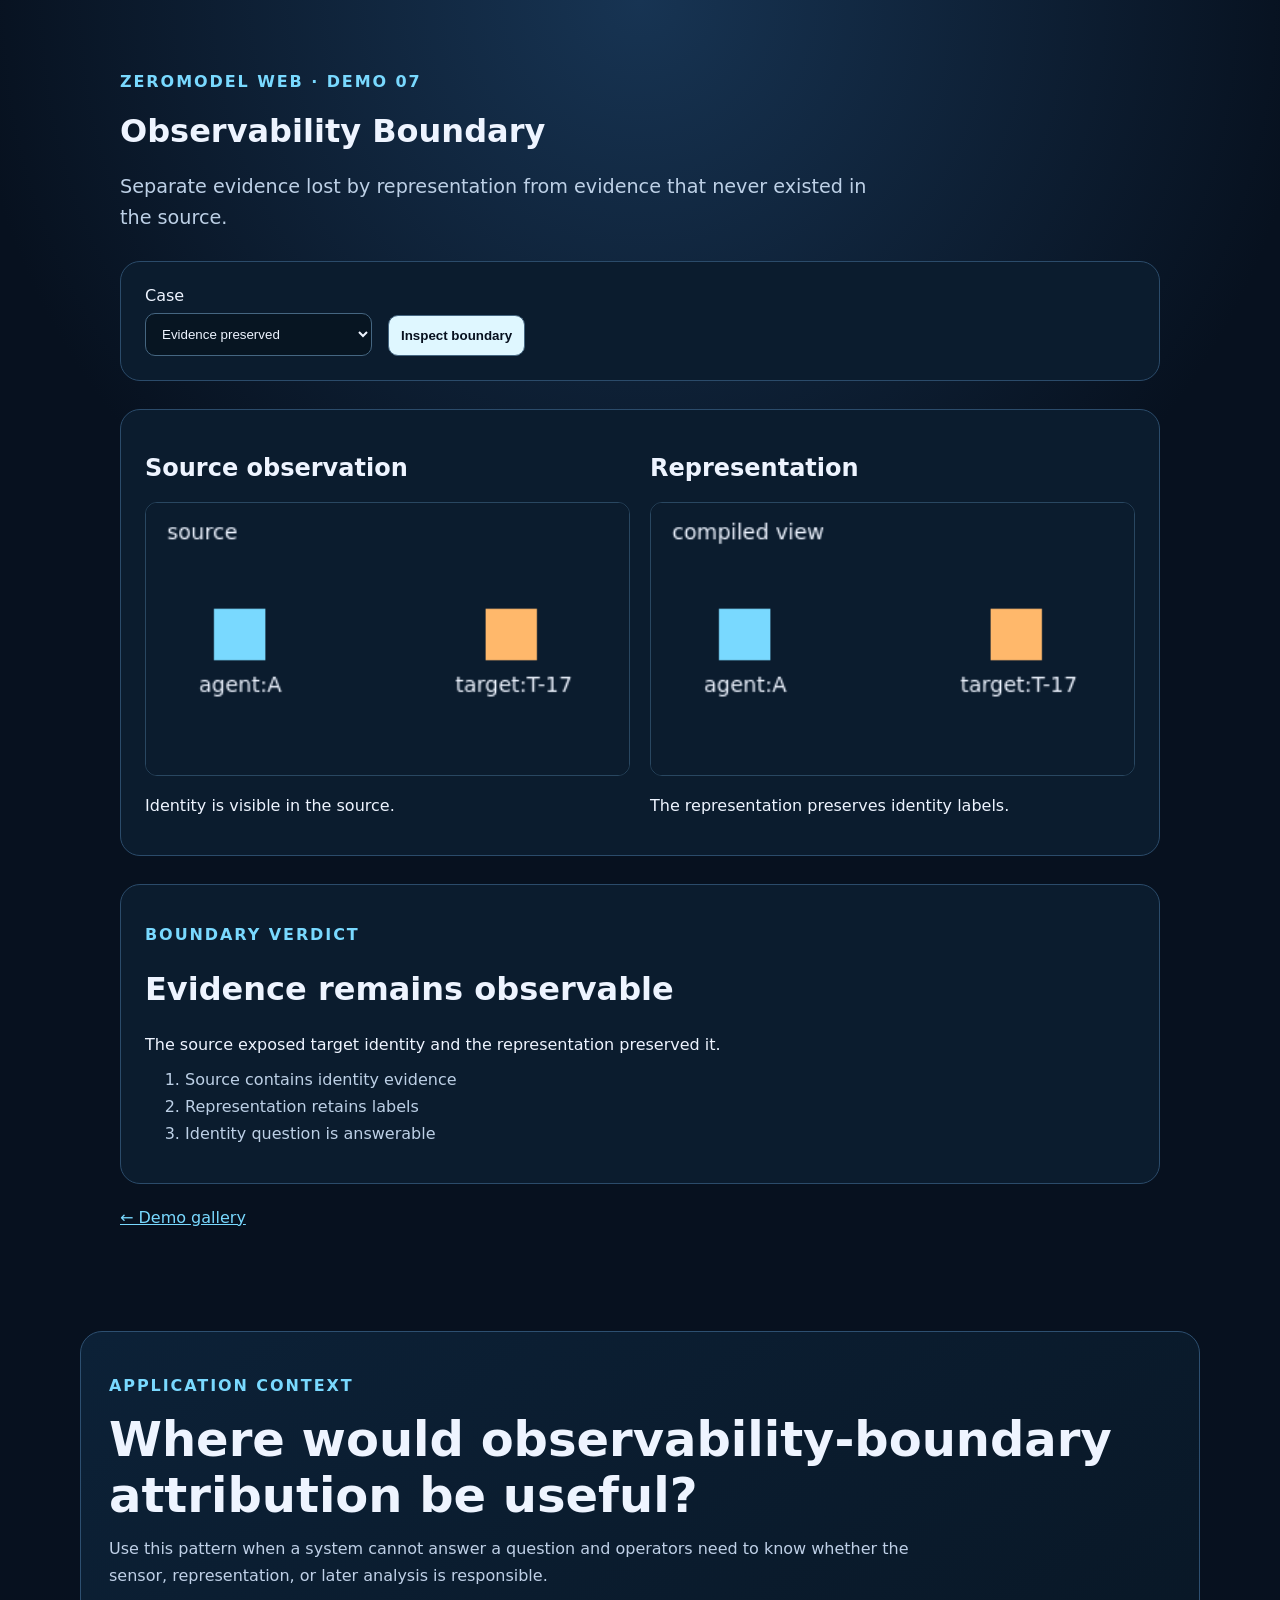
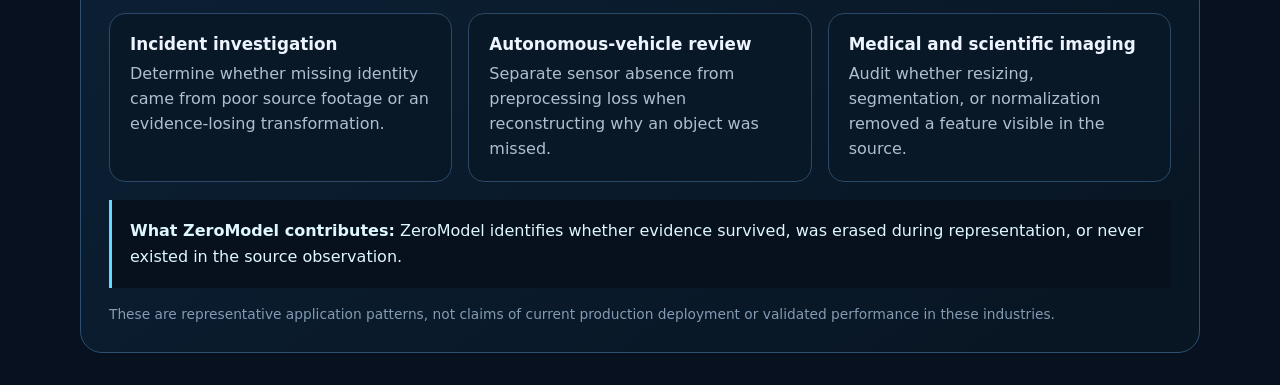
<file: demos/observability-boundary/index.html>
<!doctype html><html lang="en"><head><meta charset="utf-8"><meta name="viewport" content="width=device-width,initial-scale=1"><title>Demo 07 · Observability Boundary</title><link rel="stylesheet" href="demo.css"><link rel="stylesheet" href="../../application-context.css"></head><body><main><p class="eyebrow">ZeroModel Web · Demo 07</p><h1>Observability Boundary</h1><p class="lede">Separate evidence lost by representation from evidence that never existed in the source.</p><section class="controls"><label>Case<select id="case"><option value="preserved">Evidence preserved</option><option value="lost">Representation erased identity</option><option value="absent">Identity absent at source</option></select></label><button id="run">Inspect boundary</button></section><section class="grid"><article><h2>Source observation</h2><canvas id="source" width="320" height="180"></canvas><p id="source-note"></p></article><article><h2>Representation</h2><canvas id="representation" width="320" height="180"></canvas><p id="representation-note"></p></article></section><section class="verdict"><p class="label">Boundary verdict</p><h2 id="verdict"></h2><p id="explanation"></p><ol id="trace"></ol></section><a href="../../">← Demo gallery</a></main><script src="demo.js"></script><script src="../../application-context.js" defer></script></body></html>
</file>
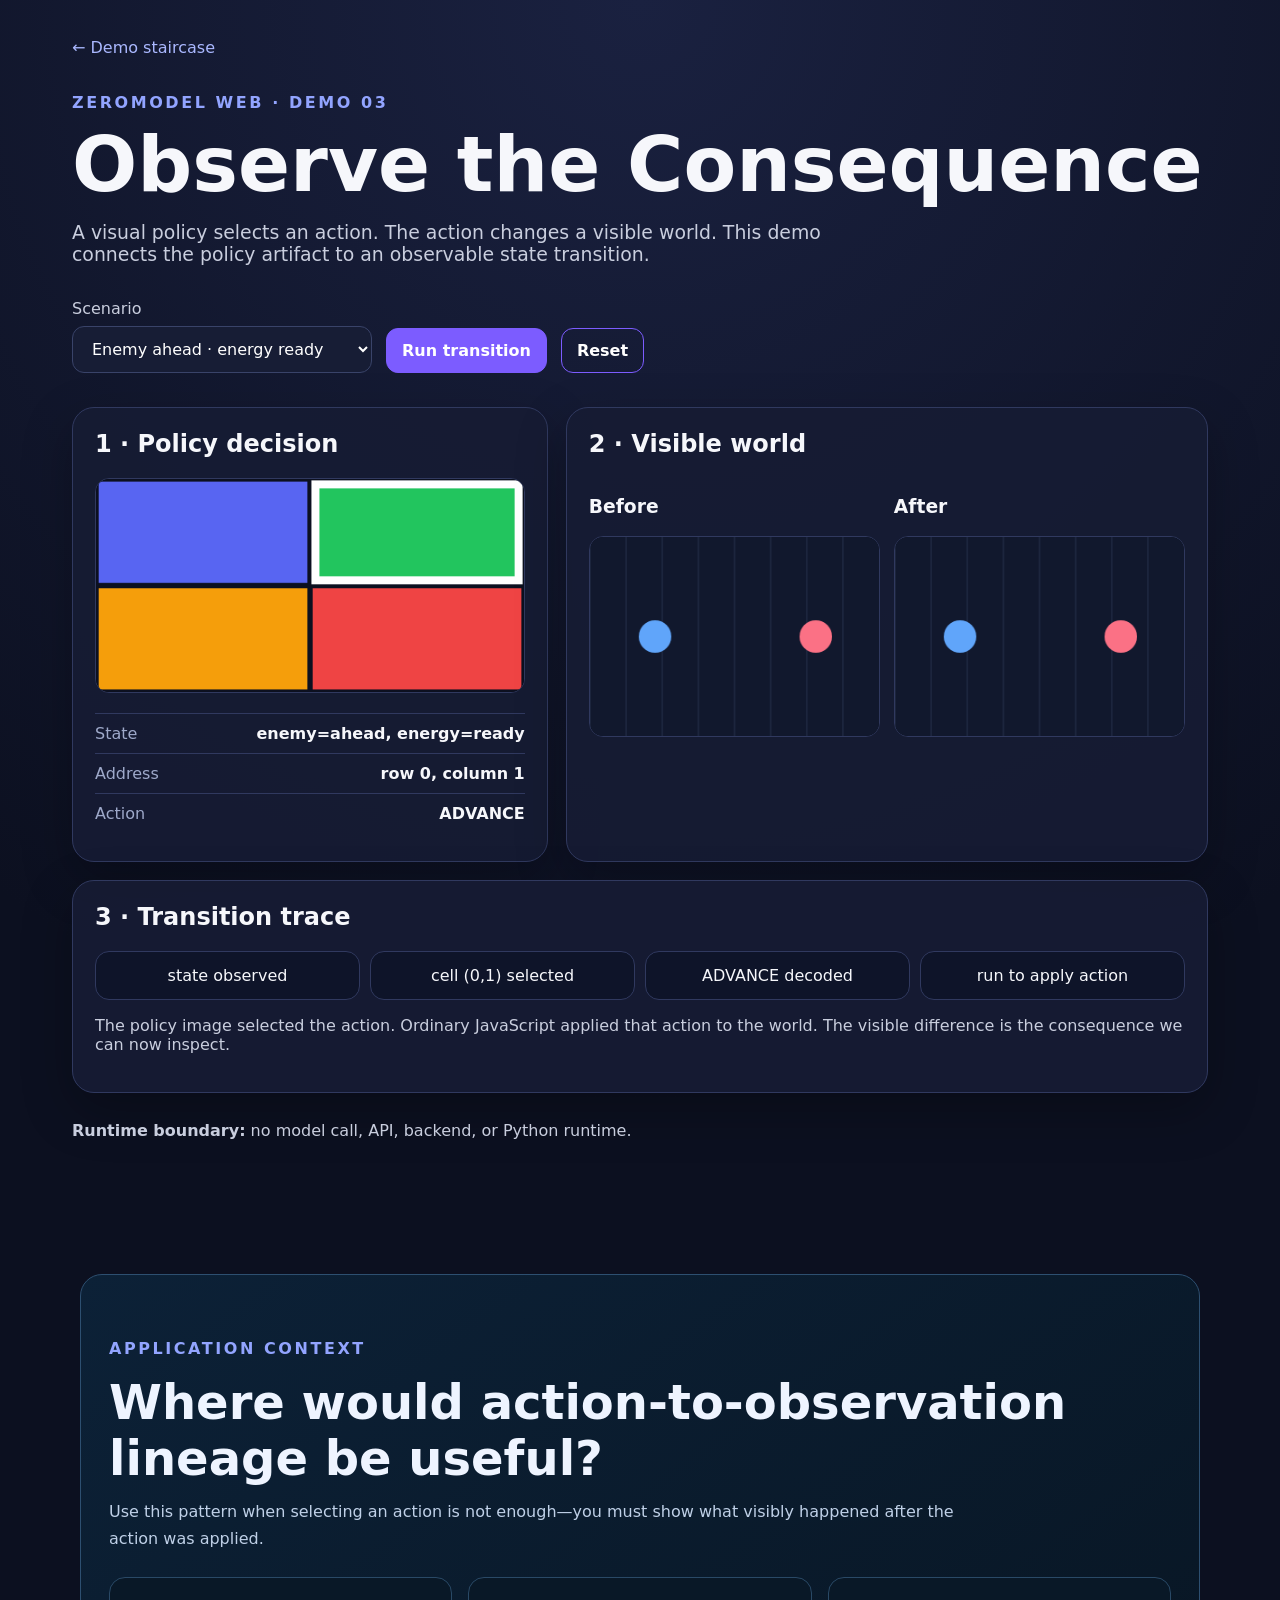
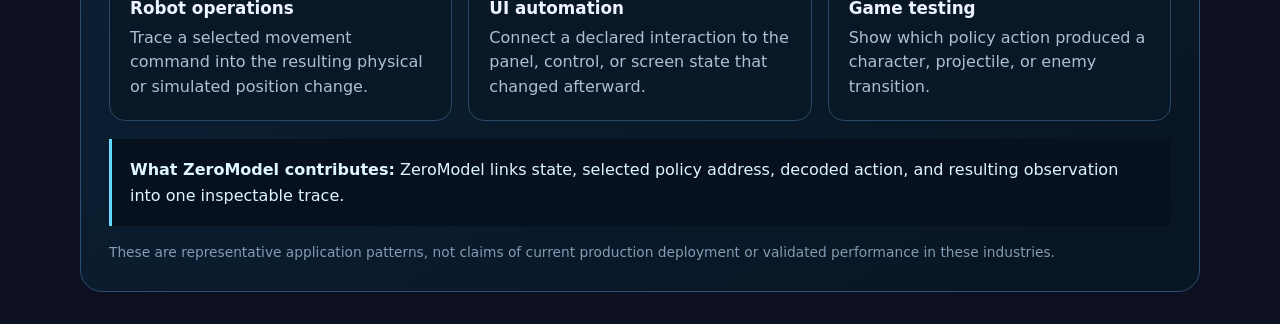
<file: demos/observe-the-consequence/index.html>
<!doctype html><html lang="en"><head><meta charset="utf-8"><meta name="viewport" content="width=device-width,initial-scale=1"><title>Demo 03 · Observe the Consequence</title><link rel="stylesheet" href="demo.css"><link rel="stylesheet" href="../../application-context.css"></head><body><main class="shell"><a class="back" href="../../">← Demo staircase</a><p class="eyebrow">ZeroModel Web · Demo 03</p><h1>Observe the Consequence</h1><p class="lede">A visual policy selects an action. The action changes a visible world. This demo connects the policy artifact to an observable state transition.</p><section class="controls"><label>Scenario<select id="scenario"><option value="advance">Enemy ahead · energy ready</option><option value="retreat">Enemy close · energy low</option><option value="fire">Enemy aligned · weapon ready</option></select></label><button id="run">Run transition</button><button id="reset" class="secondary">Reset</button></section><section class="grid"><article class="card"><h2>1 · Policy decision</h2><canvas id="policy" width="320" height="160"></canvas><dl><div><dt>State</dt><dd id="state"></dd></div><div><dt>Address</dt><dd id="address"></dd></div><div><dt>Action</dt><dd id="action"></dd></div></dl></article><article class="card"><h2>2 · Visible world</h2><div class="frames"><div><h3>Before</h3><canvas id="before" width="320" height="220"></canvas></div><div><h3>After</h3><canvas id="after" width="320" height="220"></canvas></div></div></article><article class="card wide"><h2>3 · Transition trace</h2><div class="trace" id="trace"></div><p class="claim">The policy image selected the action. Ordinary JavaScript applied that action to the world. The visible difference is the consequence we can now inspect.</p></article></section><footer><p><strong>Runtime boundary:</strong> no model call, API, backend, or Python runtime.</p></footer></main><script src="demo.js"></script><script src="../../application-context.js" defer></script></body></html>
</file>
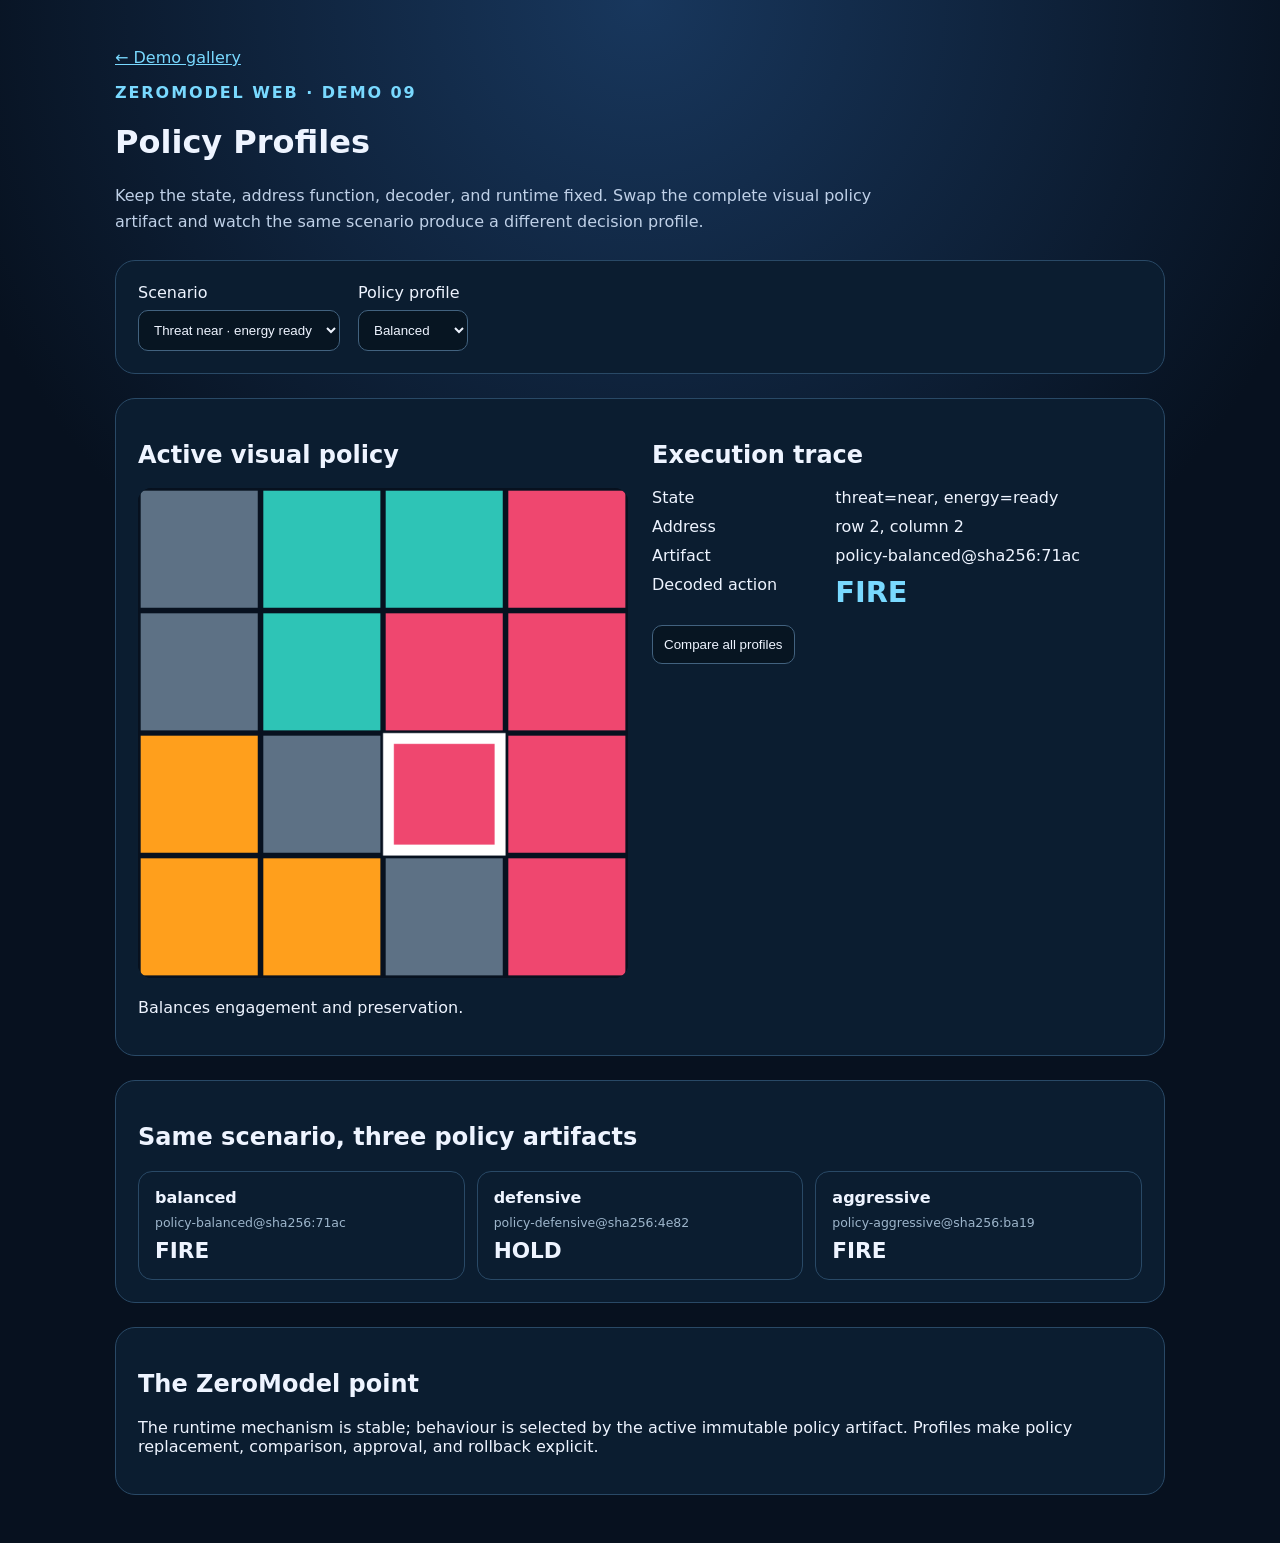
<file: demos/policy-profiles/index.html>
<!doctype html><html lang="en"><head><meta charset="utf-8"><meta name="viewport" content="width=device-width,initial-scale=1"><title>Demo 09 · Policy Profiles</title><link rel="stylesheet" href="demo.css"><link rel="stylesheet" href="../../application-context.css"></head><body><main><a href="../../">← Demo gallery</a><p class="eyebrow">ZeroModel Web · Demo 09</p><h1>Policy Profiles</h1><p class="lede">Keep the state, address function, decoder, and runtime fixed. Swap the complete visual policy artifact and watch the same scenario produce a different decision profile.</p><section class="controls"><label>Scenario<select id="scenario"><option value="near-ready">Threat near · energy ready</option><option value="critical-low">Threat critical · energy low</option><option value="distant-full">Threat distant · energy full</option></select></label><label>Policy profile<select id="profile"><option value="balanced">Balanced</option><option value="defensive">Defensive</option><option value="aggressive">Aggressive</option></select></label></section><section class="grid"><article><h2>Active visual policy</h2><canvas id="policy" width="360" height="360"></canvas><p id="profile-note"></p></article><article><h2>Execution trace</h2><dl><dt>State</dt><dd id="state"></dd><dt>Address</dt><dd id="address"></dd><dt>Artifact</dt><dd id="artifact"></dd><dt>Decoded action</dt><dd id="action" class="verdict"></dd></dl><button id="compare">Compare all profiles</button></article></section><section class="comparison"><h2>Same scenario, three policy artifacts</h2><div id="results"></div></section><section class="explain"><h2>The ZeroModel point</h2><p>The runtime mechanism is stable; behaviour is selected by the active immutable policy artifact. Profiles make policy replacement, comparison, approval, and rollback explicit.</p></section></main><script src="demo.js"></script><script src="../../application-context.js"></script></body></html>
</file>
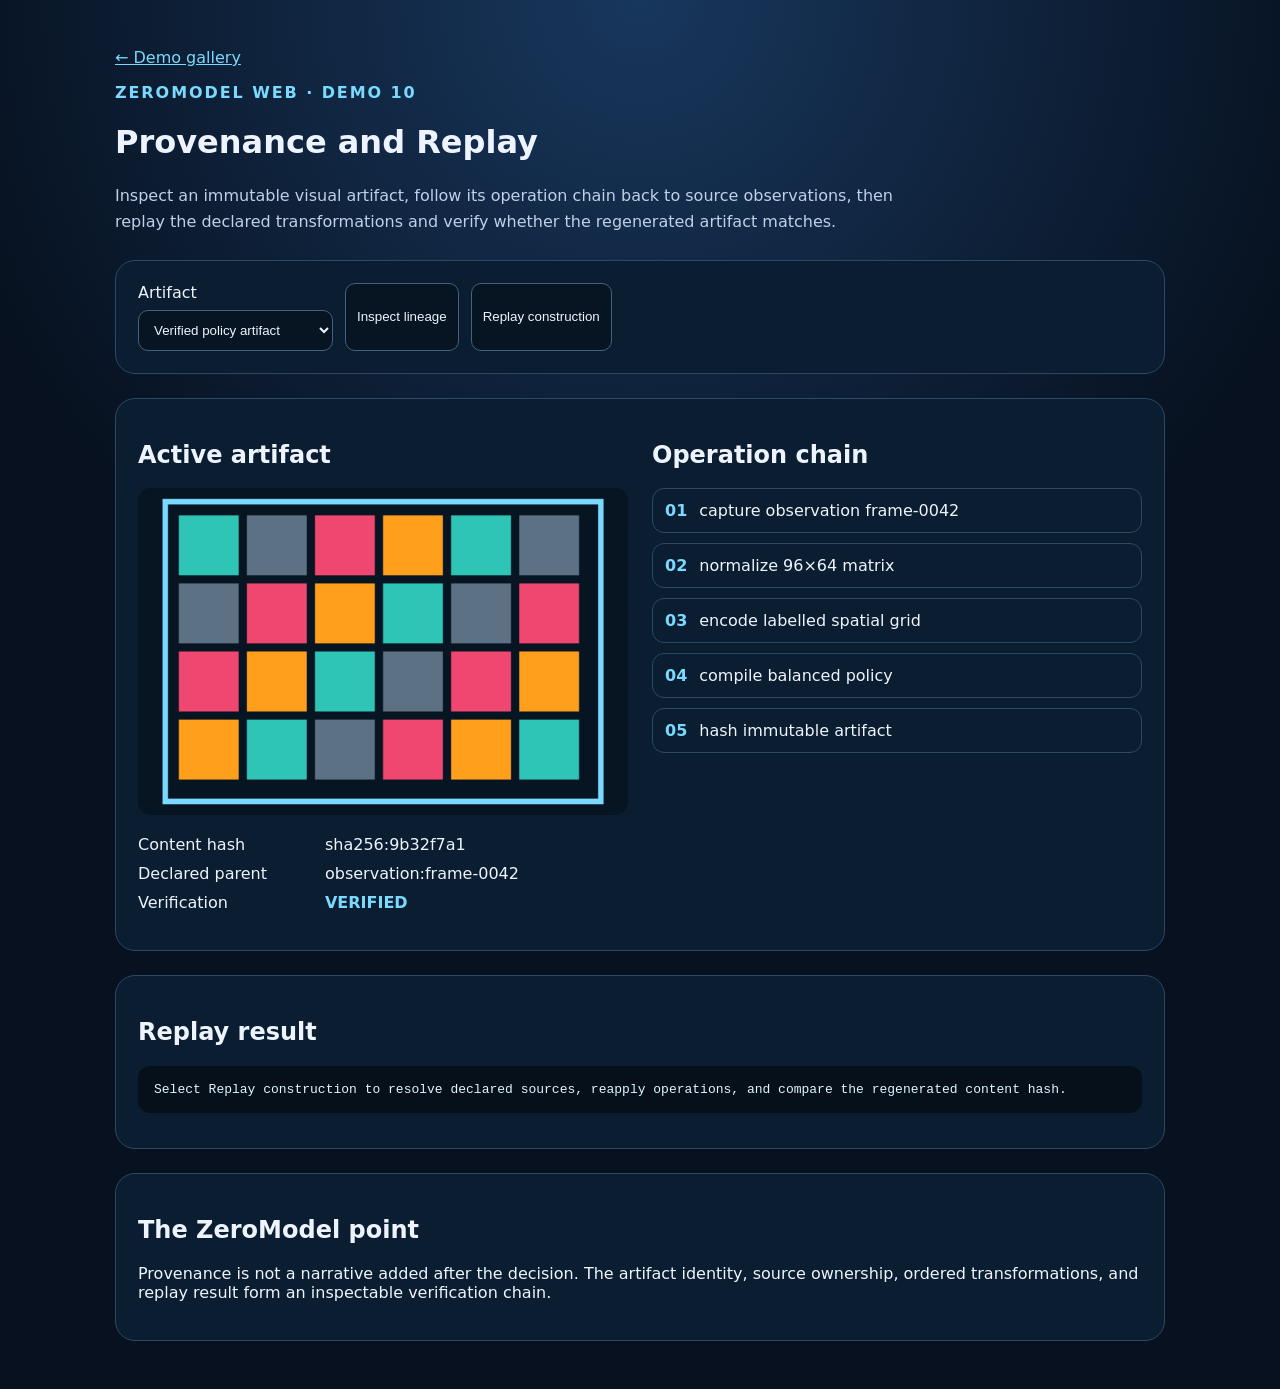
<file: demos/provenance-and-replay/index.html>
<!doctype html><html lang="en"><head><meta charset="utf-8"><meta name="viewport" content="width=device-width,initial-scale=1"><title>Demo 10 · Provenance and Replay</title><link rel="stylesheet" href="demo.css"><link rel="stylesheet" href="../../application-context.css"></head><body><main><a href="../../">← Demo gallery</a><p class="eyebrow">ZeroModel Web · Demo 10</p><h1>Provenance and Replay</h1><p class="lede">Inspect an immutable visual artifact, follow its operation chain back to source observations, then replay the declared transformations and verify whether the regenerated artifact matches.</p><section class="controls"><label>Artifact<select id="artifact"><option value="verified">Verified policy artifact</option><option value="tampered">Pixel-tampered derivative</option><option value="missing">Missing source operation</option></select></label><button id="inspect">Inspect lineage</button><button id="replay">Replay construction</button></section><section class="grid"><article><h2>Active artifact</h2><canvas id="image" width="360" height="240"></canvas><dl><dt>Content hash</dt><dd id="hash"></dd><dt>Declared parent</dt><dd id="parent"></dd><dt>Verification</dt><dd id="verification" class="verdict"></dd></dl></article><article><h2>Operation chain</h2><ol id="chain"></ol></article></section><section class="replay"><h2>Replay result</h2><pre id="trace"></pre><div id="result" class="result"></div></section><section class="explain"><h2>The ZeroModel point</h2><p>Provenance is not a narrative added after the decision. The artifact identity, source ownership, ordered transformations, and replay result form an inspectable verification chain.</p></section></main><script src="demo.js"></script><script src="../../application-context.js"></script></body></html>
</file>
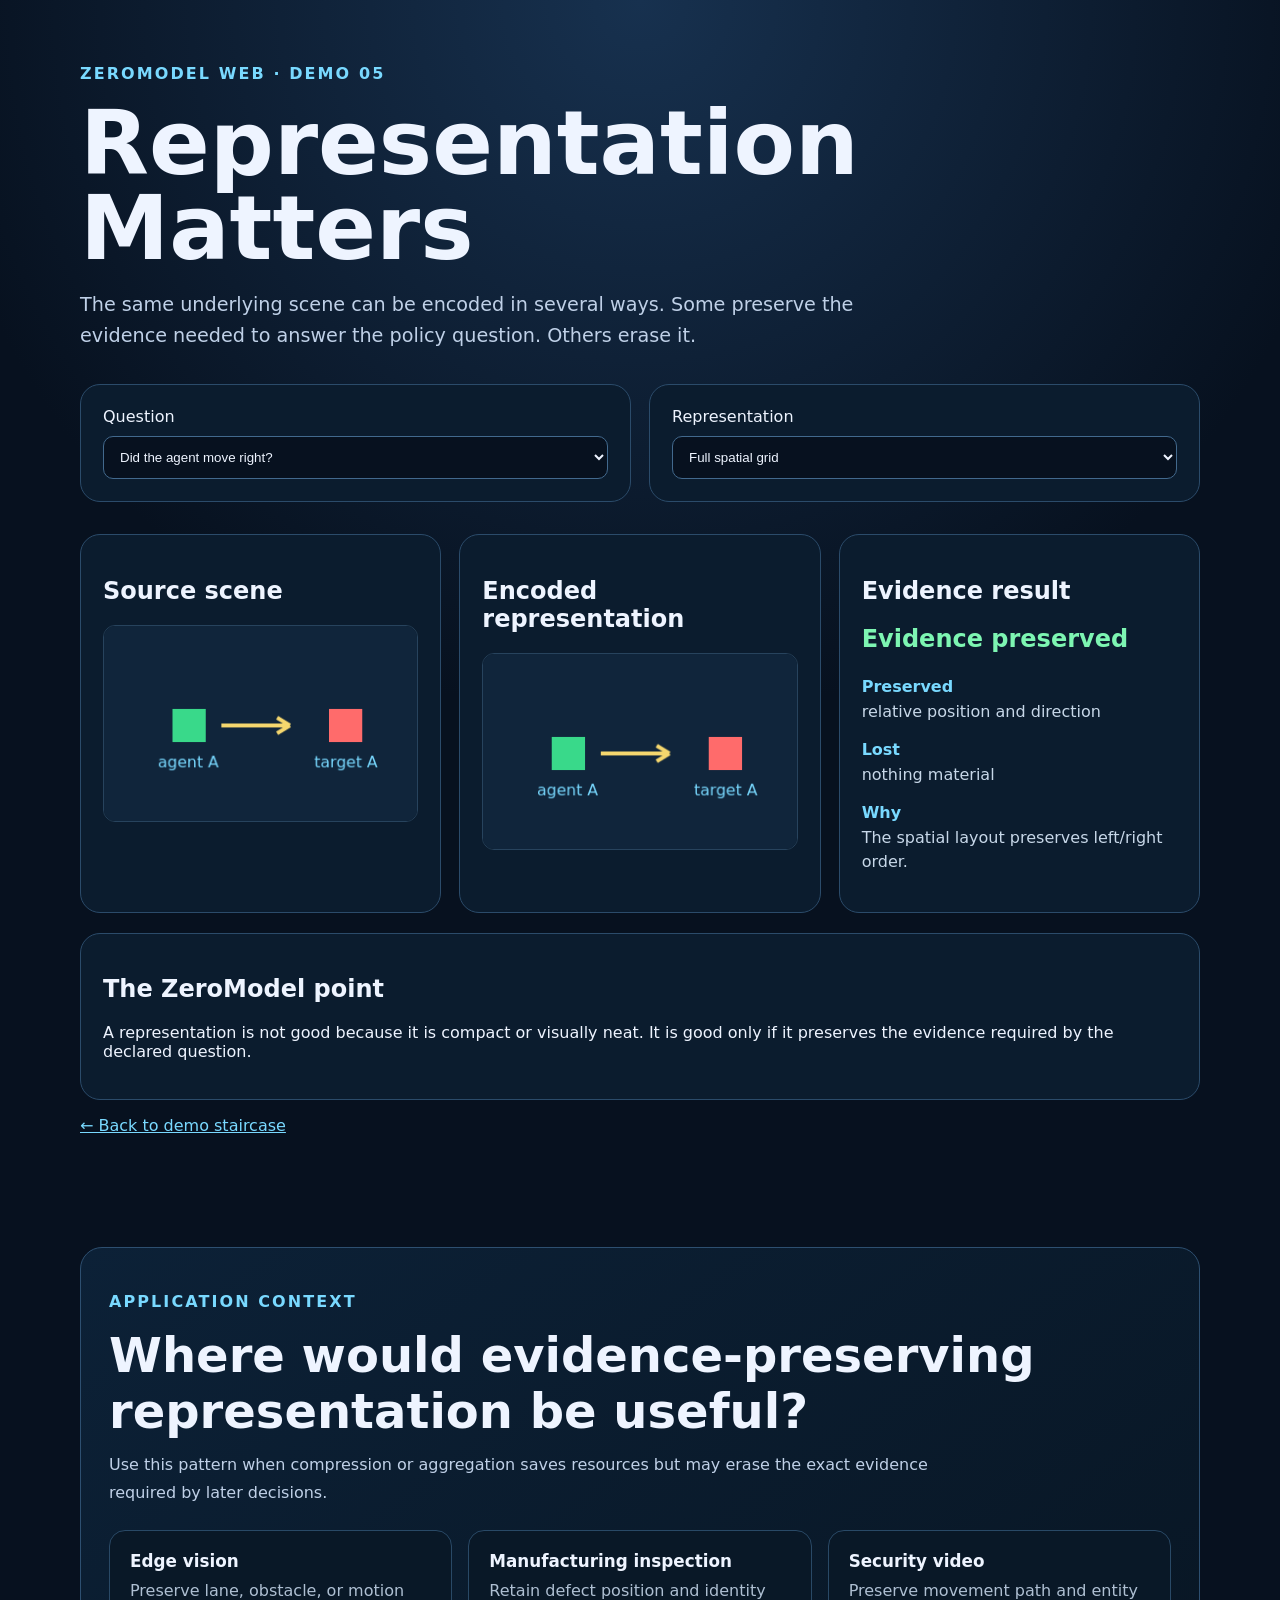
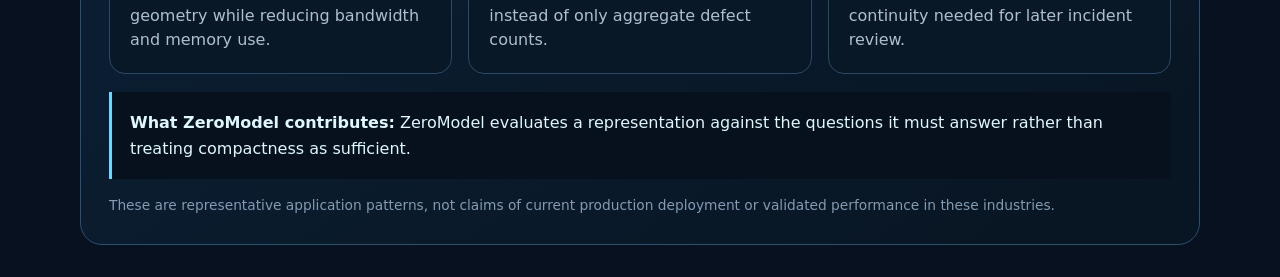
<file: demos/representation-matters/index.html>
<!doctype html><html lang="en"><head><meta charset="utf-8"><meta name="viewport" content="width=device-width,initial-scale=1"><title>Demo 05 · Representation Matters</title><link rel="stylesheet" href="demo.css"><link rel="stylesheet" href="../../application-context.css"></head><body><main><p class="eyebrow">ZeroModel Web · Demo 05</p><h1>Representation Matters</h1><p class="lede">The same underlying scene can be encoded in several ways. Some preserve the evidence needed to answer the policy question. Others erase it.</p><section class="controls"><label>Question<select id="question"><option value="direction">Did the agent move right?</option><option value="distance">Did the agent move exactly one cell?</option><option value="identity">Did the same target remain visible?</option></select></label><label>Representation<select id="representation"><option value="full">Full spatial grid</option><option value="pooled">Pooled summary</option><option value="max">Max aggregation</option><option value="identityless">Identity removed</option></select></label></section><section class="grid"><article><h2>Source scene</h2><canvas id="source" width="320" height="200"></canvas></article><article><h2>Encoded representation</h2><canvas id="encoded" width="320" height="200"></canvas></article><article><h2>Evidence result</h2><div id="verdict" class="verdict"></div><dl><dt>Preserved</dt><dd id="preserved"></dd><dt>Lost</dt><dd id="lost"></dd><dt>Why</dt><dd id="why"></dd></dl></article></section><section class="explain"><h2>The ZeroModel point</h2><p>A representation is not good because it is compact or visually neat. It is good only if it preserves the evidence required by the declared question.</p></section><p><a href="../../">← Back to demo staircase</a></p></main><script src="demo.js"></script><script src="../../application-context.js" defer></script></body></html>
</file>
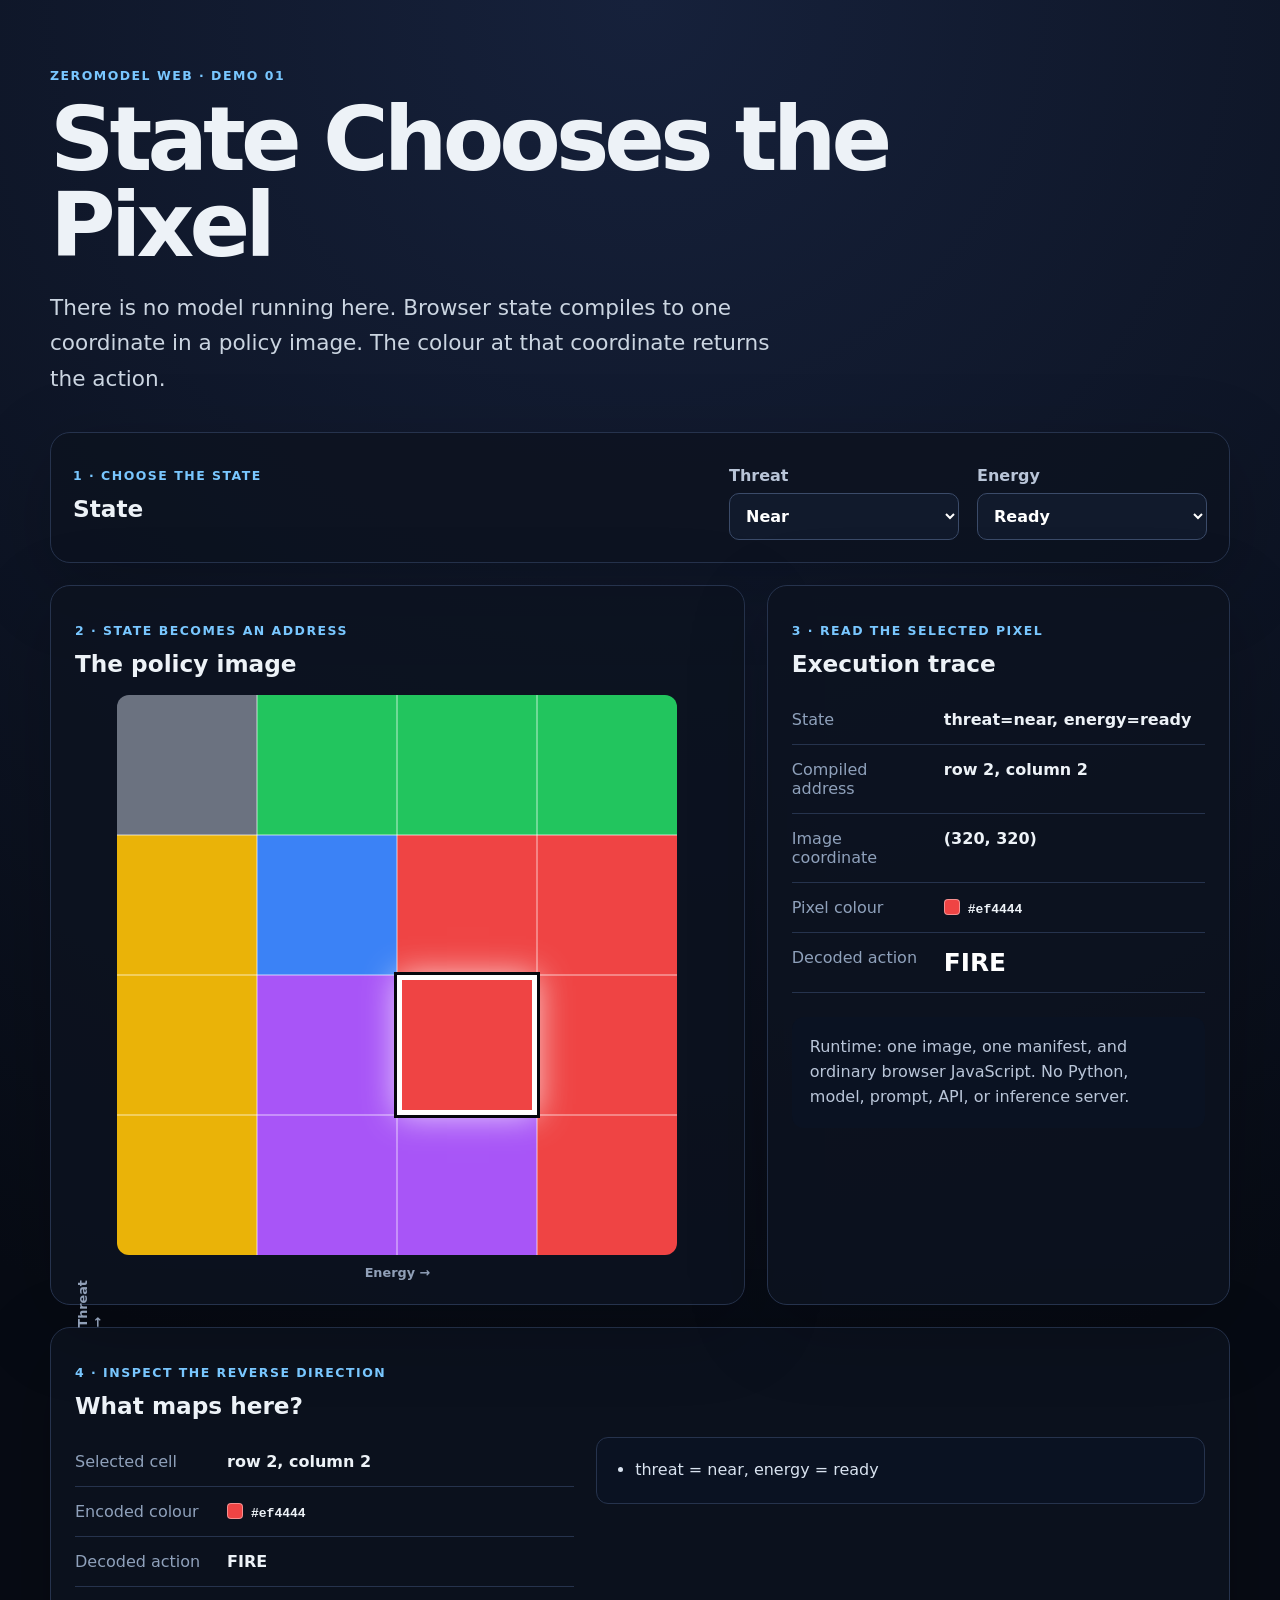
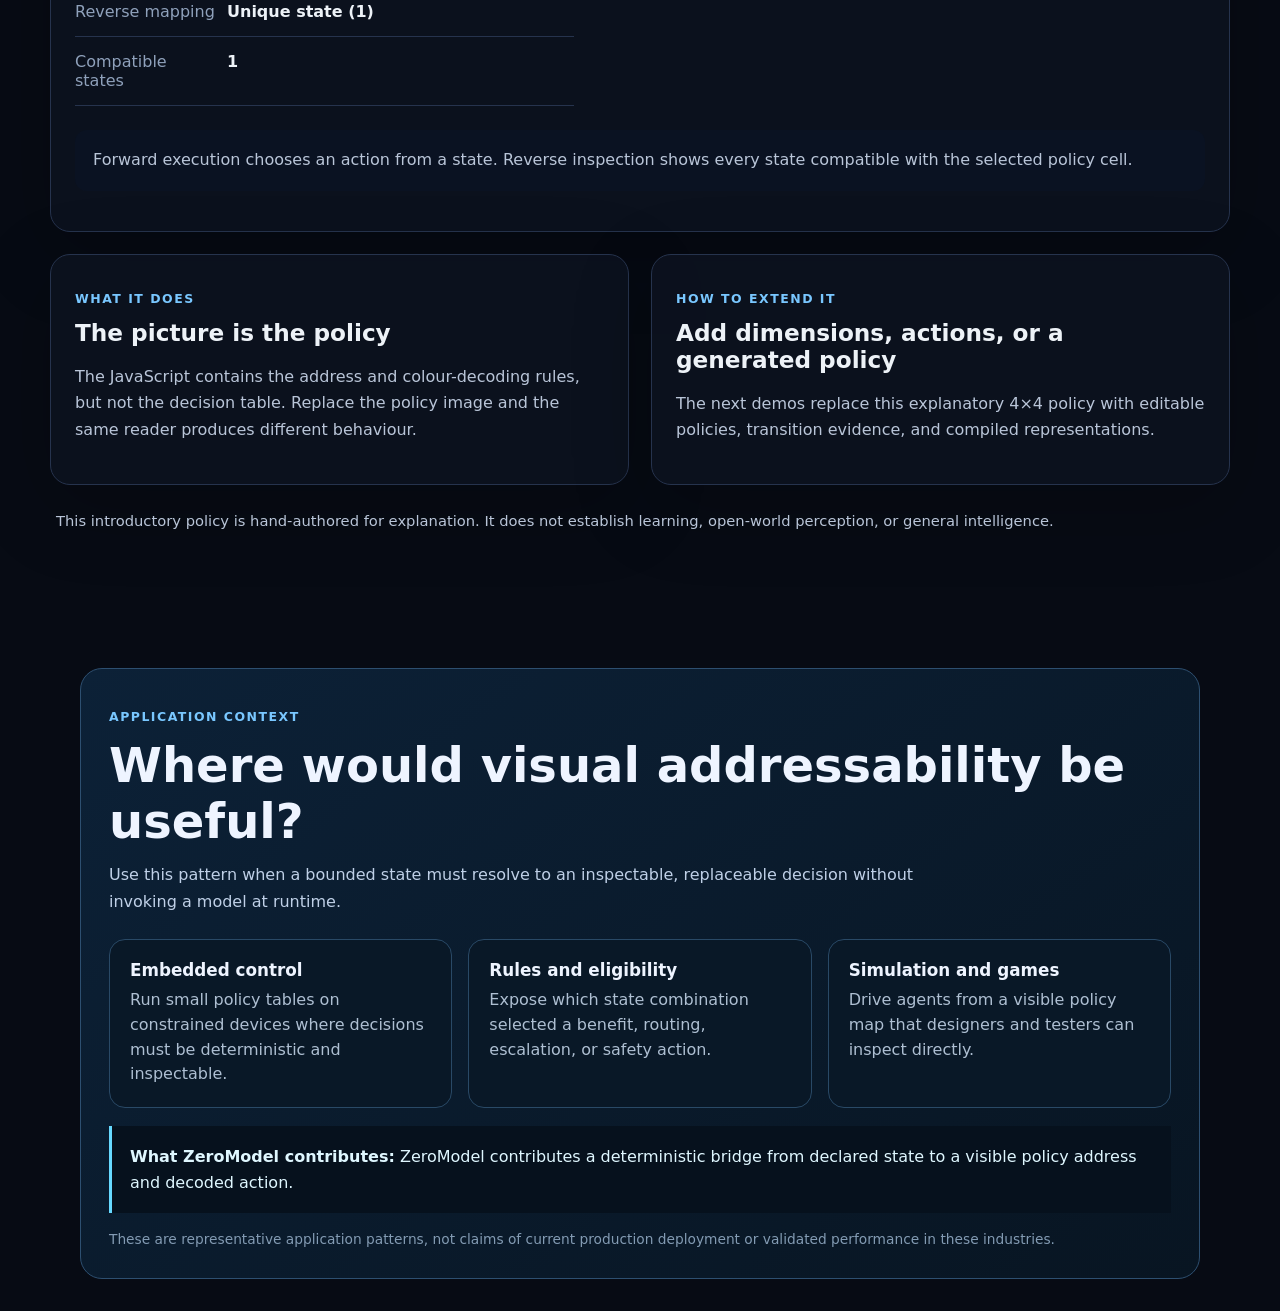
<file: demos/state-chooses-the-pixel/index.html>
<!doctype html>
<html lang="en">
<head>
  <meta charset="utf-8">
  <meta name="viewport" content="width=device-width, initial-scale=1">
  <title>State Chooses the Pixel — ZeroModel</title>
  <link rel="stylesheet" href="demo.css">
  <link rel="stylesheet" href="../../application-context.css">
</head>
<body>
  <main class="demo-shell">
    <header class="hero">
      <p class="eyebrow">ZeroModel Web · Demo 01</p>
      <h1>State Chooses the Pixel</h1>
      <p class="lede">There is no model running here. Browser state compiles to one coordinate in a policy image. The colour at that coordinate returns the action.</p>
    </header>

    <section class="controls" aria-labelledby="state-heading">
      <div><p class="step">1 · Choose the state</p><h2 id="state-heading">State</h2></div>
      <label>Threat<select id="threat"><option value="0">None</option><option value="1">Distant</option><option value="2" selected>Near</option><option value="3">Critical</option></select></label>
      <label>Energy<select id="energy"><option value="0">Empty</option><option value="1">Low</option><option value="2" selected>Ready</option><option value="3">Full</option></select></label>
    </section>

    <section class="demo-grid">
      <article class="panel policy-panel"><p class="step">2 · State becomes an address</p><h2>The policy image</h2><div class="policy-stage"><canvas id="policy-canvas" width="512" height="512" aria-label="Executable visual policy"></canvas><div id="highlight" aria-hidden="true"></div></div><div class="axis-label axis-x">Energy →</div><div class="axis-label axis-y">Threat →</div></article>
      <article class="panel trace-panel"><p class="step">3 · Read the selected pixel</p><h2>Execution trace</h2><dl><div><dt>State</dt><dd id="state-value"></dd></div><div><dt>Compiled address</dt><dd id="grid-address"></dd></div><div><dt>Image coordinate</dt><dd id="pixel-address"></dd></div><div><dt>Pixel colour</dt><dd><span id="colour-chip"></span><code id="pixel-colour"></code></dd></div><div class="result"><dt>Decoded action</dt><dd id="action"></dd></div></dl><p class="runtime-note">Runtime: one image, one manifest, and ordinary browser JavaScript. No Python, model, prompt, API, or inference server.</p></article>
    </section>

    <section class="panel reverse-panel" aria-labelledby="reverse-heading"><div><p class="step">4 · Inspect the reverse direction</p><h2 id="reverse-heading">What maps here?</h2></div><div class="reverse-grid"><dl><div><dt>Selected cell</dt><dd id="reverse-cell"></dd></div><div><dt>Encoded colour</dt><dd><span id="reverse-colour-chip"></span><code id="reverse-colour"></code></dd></div><div><dt>Decoded action</dt><dd id="reverse-action"></dd></div><div><dt>Reverse mapping</dt><dd id="reverse-classification"></dd></div><div><dt>Compatible states</dt><dd id="reverse-count"></dd></div></dl><div><ul id="compatible-states" class="compatible-states"></ul><p id="equivalence-note" class="equivalence-note"></p></div></div><p class="runtime-note">Forward execution chooses an action from a state. Reverse inspection shows every state compatible with the selected policy cell.</p></section>

    <section class="explanation"><article><p class="step">What it does</p><h2>The picture is the policy</h2><p>The JavaScript contains the address and colour-decoding rules, but not the decision table. Replace the policy image and the same reader produces different behaviour.</p></article><article><p class="step">How to extend it</p><h2>Add dimensions, actions, or a generated policy</h2><p>The next demos replace this explanatory 4×4 policy with editable policies, transition evidence, and compiled representations.</p></article></section>
    <footer><p id="limitation"></p></footer>
  </main>
  <script src="demo.js" defer></script>
  <script src="../../application-context.js" defer></script>
</body>
</html>
</file>
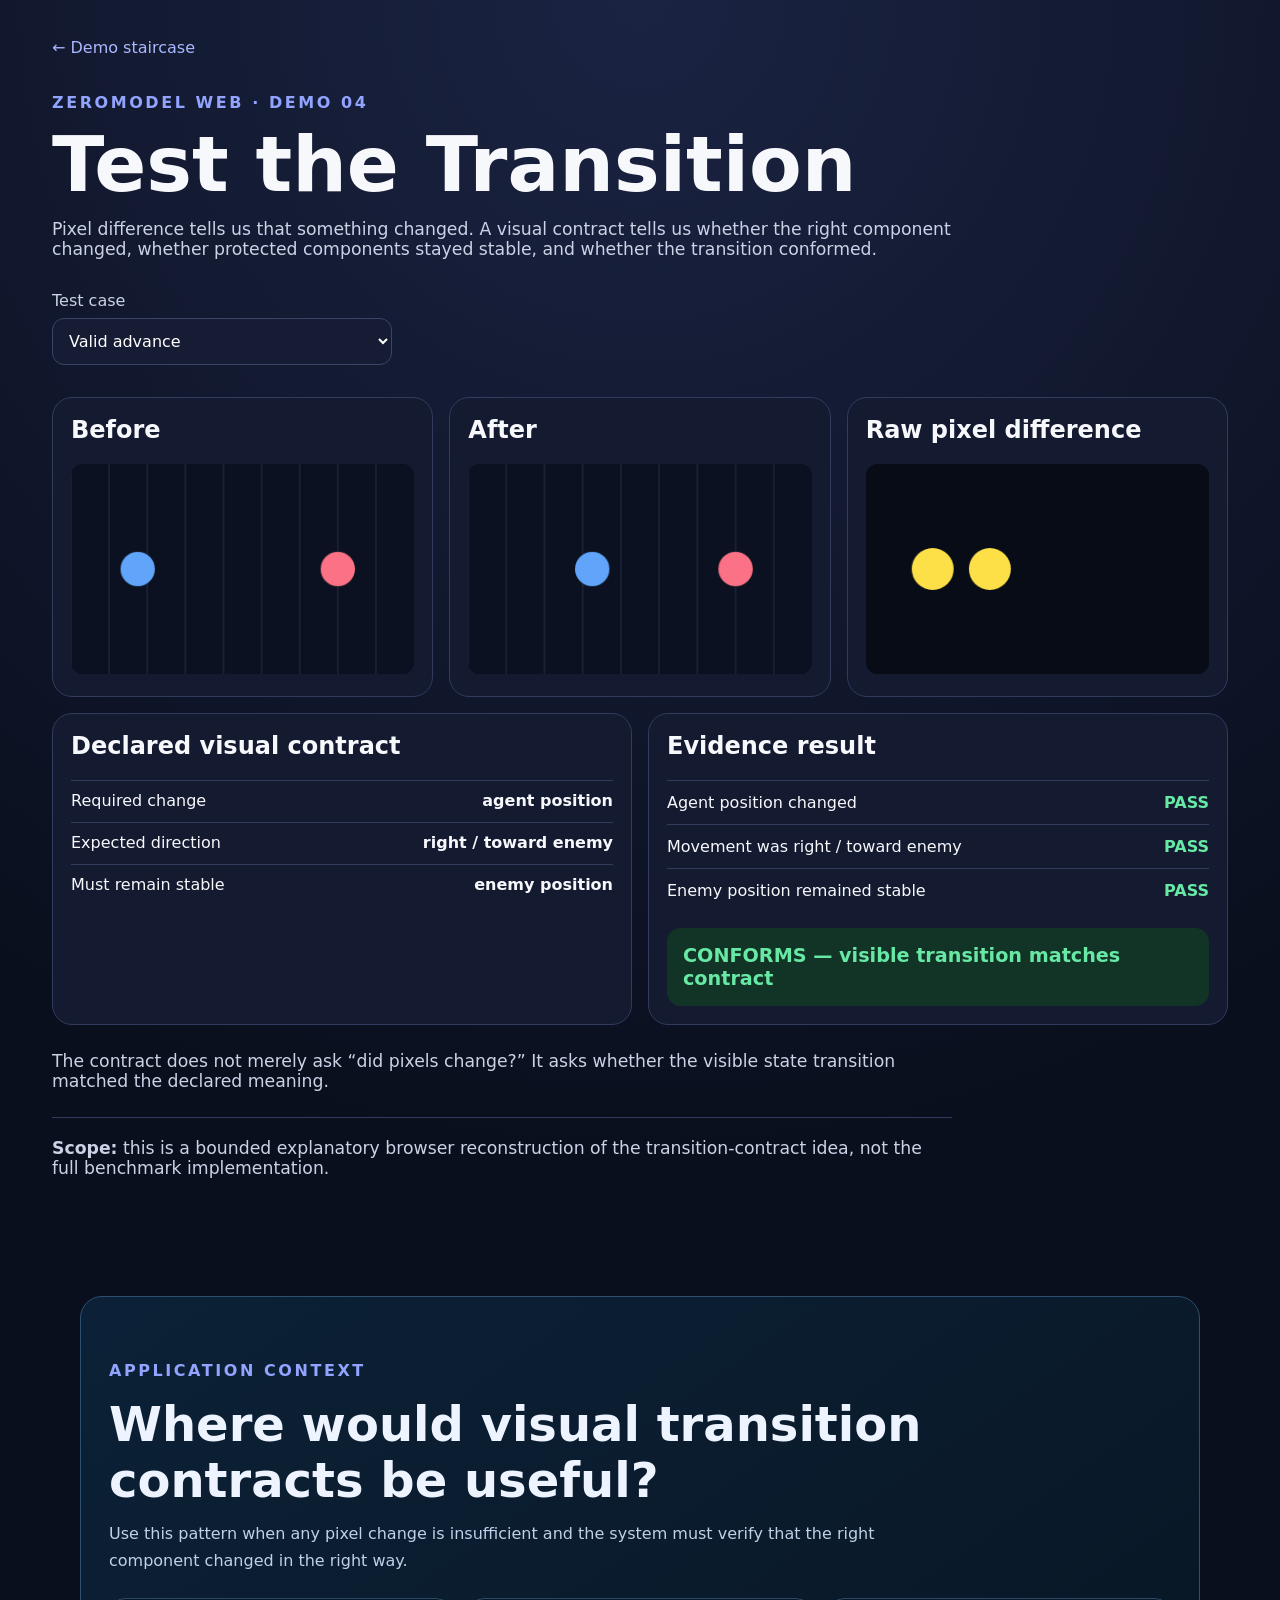
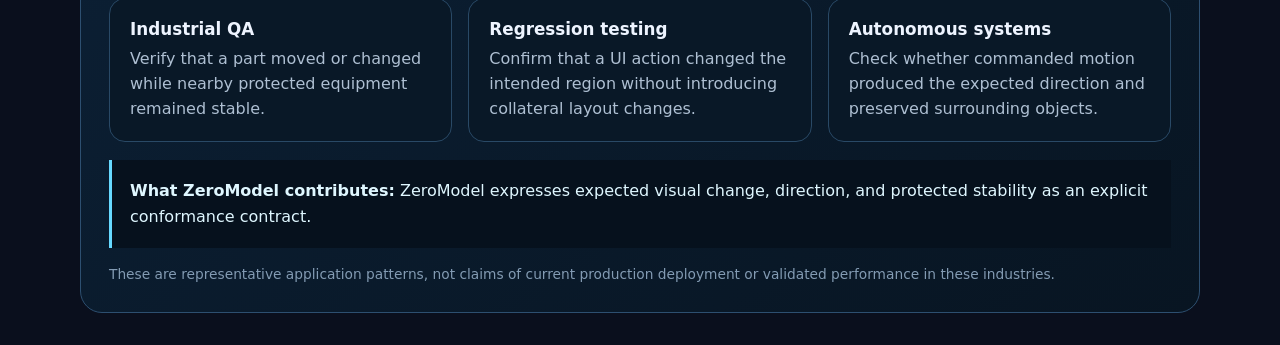
<file: demos/test-the-transition/index.html>
<!doctype html><html lang="en"><head><meta charset="utf-8"><meta name="viewport" content="width=device-width,initial-scale=1"><title>Demo 04 · Test the Transition</title><link rel="stylesheet" href="demo.css"><link rel="stylesheet" href="../../application-context.css"></head><body><main class="shell"><a class="back" href="../../">← Demo staircase</a><p class="eyebrow">ZeroModel Web · Demo 04</p><h1>Test the Transition</h1><p class="lede">Pixel difference tells us that something changed. A visual contract tells us whether the right component changed, whether protected components stayed stable, and whether the transition conformed.</p><section class="controls"><label>Test case<select id="case"><option value="pass">Valid advance</option><option value="wrong">Wrong-direction movement</option><option value="collateral">Unexpected enemy mutation</option><option value="missing">Required movement missing</option></select></label></section><section class="frames"><article><h2>Before</h2><canvas id="before" width="360" height="220"></canvas></article><article><h2>After</h2><canvas id="after" width="360" height="220"></canvas></article><article><h2>Raw pixel difference</h2><canvas id="diff" width="360" height="220"></canvas></article></section><section class="contract"><article class="card"><h2>Declared visual contract</h2><dl><div><dt>Required change</dt><dd>agent position</dd></div><div><dt>Expected direction</dt><dd>right / toward enemy</dd></div><div><dt>Must remain stable</dt><dd>enemy position</dd></div></dl></article><article class="card"><h2>Evidence result</h2><div id="checks"></div><div id="verdict" class="verdict"></div></article></section><p class="claim">The contract does not merely ask “did pixels change?” It asks whether the visible state transition matched the declared meaning.</p><footer><strong>Scope:</strong> this is a bounded explanatory browser reconstruction of the transition-contract idea, not the full benchmark implementation.</footer></main><script src="demo.js"></script><script src="../../application-context.js" defer></script></body></html>
</file>
<file: gallery.css>
:root{color-scheme:dark;font-family:Inter,ui-sans-serif,system-ui,-apple-system,BlinkMacSystemFont,"Segoe UI",sans-serif;background:#07111f;color:#eef4ff}*{box-sizing:border-box}body{margin:0;background:radial-gradient(circle at top,#18375d 0,#07111f 44rem)}a{color:inherit}.shell{width:min(1180px,calc(100% - 32px));margin:0 auto;padding:72px 0 48px}.hero{max-width:930px;margin-bottom:54px}.eyebrow,.step-label,.card-kicker{margin:0 0 10px;color:#79d9ff;font-weight:800;text-transform:uppercase;letter-spacing:.13em;font-size:.76rem}h1{margin:0;font-size:clamp(3rem,8vw,6.5rem);line-height:.92;letter-spacing:-.065em}.lede{max-width:820px;margin:28px 0;font-size:clamp(1.05rem,2vw,1.35rem);line-height:1.65;color:#bfd0e7}.runtime-boundary{display:flex;flex-wrap:wrap;gap:10px}.runtime-boundary span{padding:9px 13px;border:1px solid #315273;border-radius:999px;background:#0a1a2b;color:#d7e8fa;font-size:.88rem}.hero-flow{display:flex;align-items:center;gap:10px;flex-wrap:wrap;margin-top:28px;color:#8da6bf}.hero-flow span{padding:10px 13px;border-radius:10px;background:#06101b;border:1px solid #27445f;color:#e3f7ff;font:800 .78rem ui-monospace,monospace}.principle{display:grid;grid-template-columns:.8fr 1.2fr;gap:30px;align-items:end;margin:0 0 72px;padding:26px;border:1px solid #284866;border-radius:22px;background:linear-gradient(135deg,#0d2238,#091725)}.principle p:last-child{margin:0;color:#b9cce1;line-height:1.7;font-size:1.08rem}.section-heading{margin-bottom:22px}h2{margin:0;font-size:clamp(2rem,4vw,3.25rem);letter-spacing:-.04em}.demo-grid{display:grid;grid-template-columns:repeat(2,minmax(0,1fr));gap:22px}.demo-card{position:relative;min-height:430px;padding:30px;border:1px solid #2b4b6a;border-radius:24px;background:linear-gradient(145deg,rgba(17,42,67,.96),rgba(8,22,38,.98));box-shadow:0 24px 70px rgba(0,0,0,.25);display:flex;flex-direction:column}.demo-card:hover{transform:translateY(-3px);border-color:#4e7da4;transition:.2s ease}.card-number{position:absolute;top:24px;right:26px;color:#55738f;font-size:2.5rem;font-weight:900}.demo-card h3{max-width:75%;margin:5px 0 14px;font-size:clamp(1.8rem,3vw,2.7rem);line-height:1.05;letter-spacing:-.04em}.demo-card>p:not(.card-kicker){color:#bdd0e6;line-height:1.65}.learn{display:flex;justify-content:space-between;gap:16px;margin-top:10px;padding-top:14px;border-top:1px solid #27445f;color:#a9bdd1}.learn strong{color:#79d9ff}.flow{margin:auto 0 20px;padding:13px 15px;border-left:3px solid #54d4ff;background:#071522;color:#dff6ff;font-family:ui-monospace,SFMono-Regular,Menlo,monospace;font-size:.92rem}.card-link{display:inline-flex;justify-content:space-between;align-items:center;padding:14px 16px;border-radius:12px;background:#dff7ff;color:#07111f;text-decoration:none;font-weight:850}.card-link:hover,.card-link:focus-visible{background:#79d9ff}.roadmap{margin-top:76px}.roadmap-grid{display:grid;grid-template-columns:repeat(4,minmax(0,1fr));gap:14px}.roadmap-card{padding:22px;border:1px solid #243d57;border-radius:18px;background:rgba(8,23,39,.75)}.roadmap-card.featured{border-color:#5e8cb3;background:linear-gradient(145deg,#12304a,#091725)}.roadmap-card span{color:#79d9ff;font-weight:900}.roadmap-card h3{margin:14px 0 8px;font-size:1.25rem}.roadmap-card p{margin:0;color:#9fb4ca;line-height:1.5}footer{margin-top:55px;padding-top:24px;border-top:1px solid #223c57;color:#91a9c1}@media(max-width:820px){.demo-grid,.roadmap-grid,.principle{grid-template-columns:1fr}.demo-card{min-height:390px}.shell{padding-top:42px}.learn{display:grid}}
.application-grid{display:grid;grid-template-columns:minmax(0,1fr);gap:18px}.application-card-featured{max-width:760px;min-height:360px}@media(max-width:820px){.application-grid{grid-template-columns:1fr}}
</file>
<file: apps/transition-inspector/app.css>
:root {
  color-scheme: dark;
  font-family: Inter, ui-sans-serif, system-ui, -apple-system, BlinkMacSystemFont, "Segoe UI", sans-serif;
  background: #07111f;
  color: #eef4ff;
}

* { box-sizing: border-box; }
body { margin: 0; background: radial-gradient(circle at top, #17365c 0, #07111f 46rem); }
button, select { font: inherit; }
button:focus-visible, select:focus-visible, input:focus-visible { outline: 3px solid #8ee7ff; outline-offset: 3px; }
.shell { width: min(1240px, calc(100% - 32px)); margin: 0 auto; padding: 56px 0 72px; }
.hero { max-width: 980px; margin-bottom: 28px; }
.eyebrow, .step { margin: 0 0 10px; color: #79d9ff; font-size: .76rem; font-weight: 850; letter-spacing: .13em; text-transform: uppercase; }
h1 { margin: 0; font-size: clamp(3rem, 8vw, 6.6rem); line-height: .92; letter-spacing: -.055em; }
h2 { margin: 6px 0 18px; font-size: clamp(1.6rem, 3vw, 2.5rem); letter-spacing: -.03em; }
h3 { margin: 0 0 14px; font-size: 1.08rem; }
.lede { max-width: 850px; color: #c7d8ec; font-size: clamp(1.05rem, 2vw, 1.32rem); line-height: 1.65; }
.boundary, .disclaimer { color: #aebfd2; line-height: 1.6; }
.panel { margin-top: 22px; padding: 24px; border: 1px solid #2b4b6a; border-radius: 20px; background: rgba(8, 22, 38, .9); box-shadow: 0 22px 70px rgba(0, 0, 0, .22); }
.setup { display: grid; grid-template-columns: minmax(240px, .7fr) minmax(0, 1.3fr); gap: 24px; align-items: end; }
.controls { display: grid; grid-template-columns: repeat(2, minmax(180px, 1fr)); gap: 16px; }
label { display: grid; gap: 8px; color: #b9cce1; font-weight: 750; }
select { width: 100%; padding: 12px; border: 1px solid #365b7d; border-radius: 10px; background: #081725; color: #fff; }
.state-grid { display: grid; grid-template-columns: repeat(3, minmax(0, 1fr)); gap: 18px; }
.state-card { min-width: 0; }
canvas { display: block; width: 100%; height: auto; border: 1px solid #294966; border-radius: 12px; background: #07101a; }
.verdict-panel h2 span { display: inline-block; padding: 6px 10px; border-radius: 10px; background: #dff7ff; color: #06111d; font-size: .88em; }
.evidence-grid { display: grid; grid-template-columns: repeat(4, minmax(0, 1fr)); gap: 14px; }
.evidence-grid article { min-width: 0; padding: 18px; border: 1px solid #294966; border-radius: 14px; background: #091827; }
ul { margin: 0; padding-left: 20px; color: #c9d8e9; line-height: 1.65; }
li.empty { color: #7f94aa; list-style: none; margin-left: -20px; }
.toggle { display: inline-flex; grid-auto-flow: column; align-items: center; gap: 10px; margin-top: 18px; }
.raw-panel { margin-top: 14px; padding: 16px; border-left: 3px solid #fbbf24; background: #111827; color: #dce9f7; line-height: 1.55; }
.table-wrap { overflow-x: auto; }
table { width: 100%; border-collapse: collapse; min-width: 760px; }
th, td { padding: 13px 12px; border-bottom: 1px solid #263f5a; text-align: left; vertical-align: top; }
th { color: #79d9ff; font-size: .82rem; text-transform: uppercase; letter-spacing: .08em; }
td { color: #d5e4f5; }
.summary-list { display: grid; gap: 0; margin: 0; }
.summary-list div { display: grid; grid-template-columns: 260px 1fr; gap: 16px; padding: 14px 0; border-bottom: 1px solid #263f5a; }
dt { color: #91a9c1; }
dd { margin: 0; color: #e6f1ff; font-weight: 700; }
button { margin-top: 20px; padding: 13px 16px; border: 0; border-radius: 12px; background: #dff7ff; color: #07111f; font-weight: 850; cursor: pointer; }
button:hover { background: #79d9ff; }
.context-panel p, .context-panel li { color: #c1d1e5; line-height: 1.7; }
.context-list { columns: 2; }
.visually-hidden { position: absolute; width: 1px; height: 1px; overflow: hidden; clip: rect(0 0 0 0); white-space: nowrap; }

@media (max-width: 900px) {
  .setup, .controls, .state-grid, .evidence-grid, .summary-list div { grid-template-columns: 1fr; }
  .context-list { columns: 1; }
  .shell { padding-top: 36px; }
}
</file>
<file: demos/compile-the-representation/demo.css>
:root{color-scheme:dark;font-family:Inter,system-ui,sans-serif;background:#07111f;color:#eef4ff}*{box-sizing:border-box}body{margin:0;background:radial-gradient(circle at top,#17314f,#07111f 45rem)}main{width:min(1120px,calc(100% - 32px));margin:auto;padding:48px 0}.eyebrow{color:#79d9ff;font-weight:800;text-transform:uppercase;letter-spacing:.13em}.lede{max-width:820px;color:#bfd0e7;font-size:1.2rem;line-height:1.6}h1{font-size:clamp(3rem,7vw,6rem);line-height:.95;margin:.2em 0}.controls{display:flex;gap:14px;align-items:end;margin:32px 0}.controls label{flex:1}.controls select,.controls button{width:100%;margin-top:10px;padding:13px;background:#0b1c2e;color:#eef4ff;border:1px solid #42698d;border-radius:10px}.controls button{width:auto;background:#dff7ff;color:#07111f;font-weight:900;cursor:pointer}.pipeline{display:grid;grid-template-columns:repeat(3,1fr);gap:18px}.pipeline article,.trace,.explain{background:#0b1c2e;border:1px solid #2b4b6a;border-radius:20px;padding:22px}.pipeline ol{padding-left:20px}.pipeline li{margin:0 0 14px;color:#c7d7e8}.pass{color:#7df5b2}.fail{color:#ff9e9e}pre{white-space:pre-wrap;color:#d7e8fa;background:#07111f;padding:14px;border-radius:12px;border:1px solid #27435d}canvas{width:100%;height:auto;background:#06101b;border-radius:12px;border:1px solid #27435d}.trace,.explain{margin-top:20px}a{color:#79d9ff}@media(max-width:850px){.pipeline{grid-template-columns:1fr}.controls{flex-direction:column;align-items:stretch}.controls button{width:100%}}
</file>
<file: application-context.css>
.application-context{width:min(1120px,calc(100% - 32px));margin:48px auto 32px;padding:28px;border:1px solid #2d4f70;border-radius:22px;background:linear-gradient(145deg,#0c2137,#081522);color:#eef4ff}.application-context h2{margin:0 0 12px;font-size:clamp(1.8rem,4vw,3rem)}.application-context .application-lede{margin:0 0 24px;max-width:850px;color:#bfd0e7;line-height:1.7}.application-grid{display:grid;grid-template-columns:repeat(3,minmax(0,1fr));gap:16px}.application-card{padding:20px;border:1px solid #294966;border-radius:16px;background:#091827}.application-card h3{margin:0 0 8px;font-size:1.05rem}.application-card p{margin:0;color:#aebfd2;line-height:1.55}.application-contribution{margin-top:18px;padding:18px;border-left:3px solid #66d9ff;background:#06111d;color:#dff7ff;line-height:1.6}.application-disclaimer{margin:16px 0 0;color:#839bb3;font-size:.86rem;line-height:1.5}@media(max-width:800px){.application-grid{grid-template-columns:1fr}.application-context{padding:22px}}
</file>
<file: demos/cross-domain-replication/demo.css>
:root{color-scheme:dark;font-family:Inter,system-ui,sans-serif;background:#07111f;color:#eef4ff}*{box-sizing:border-box}body{margin:0;background:radial-gradient(circle at top,#173453,#07111f 42rem)}main{width:min(1080px,calc(100% - 32px));margin:auto;padding:56px 0}.eyebrow,.label,.domain{color:#79d9ff;font-weight:800;text-transform:uppercase;letter-spacing:.12em}.lede{max-width:780px;color:#bdd0e6;font-size:1.2rem;line-height:1.6}.controls,.domains,.summary{margin-top:28px;padding:24px;border:1px solid #2b4b6a;border-radius:20px;background:#0b1c2e}.controls{display:flex;gap:16px;align-items:end;flex-wrap:wrap}label{display:grid;gap:8px}select,button{padding:12px;border-radius:10px;border:1px solid #456681;background:#071522;color:#eef4ff}button{background:#dff7ff;color:#07111f;font-weight:800;cursor:pointer}.domains{display:grid;grid-template-columns:1fr 1fr;gap:20px}canvas{width:100%;height:auto;background:#06101b;border-radius:12px;border:1px solid #294761}.result{margin-top:14px;padding:12px;border-radius:10px;background:#071522;color:#bdd0e6}.shape{margin-top:16px;padding:14px;border-left:3px solid #79d9ff;background:#071522;font-family:ui-monospace,monospace}.summary h2{font-size:2rem}a{display:inline-block;margin-top:24px;color:#79d9ff}@media(max-width:760px){.domains{grid-template-columns:1fr}}
</file>
<file: demos/edit-the-intelligence/demo.css>
:root {
  color-scheme: dark;
  font-family: Inter, ui-sans-serif, system-ui, -apple-system, BlinkMacSystemFont, "Segoe UI", sans-serif;
  background: #071018;
  color: #e8f1f7;
}

* { box-sizing: border-box; }
body { margin: 0; min-height: 100vh; background: radial-gradient(circle at top, #102334 0, #071018 52%); }
button, select { font: inherit; }
button { cursor: pointer; }

.shell { width: min(1180px, calc(100% - 32px)); margin: 0 auto; padding: 56px 0 72px; }
.hero { max-width: 820px; margin-bottom: 28px; }
.eyebrow, .step { margin: 0 0 8px; color: #78d7ff; font-size: .78rem; font-weight: 800; letter-spacing: .12em; text-transform: uppercase; }
h1 { margin: 0; font-size: clamp(2.5rem, 7vw, 5.4rem); line-height: .94; letter-spacing: -.055em; }
h2 { margin: 0 0 16px; font-size: 1.25rem; }
.lede { max-width: 720px; margin: 22px 0 0; color: #b8c8d3; font-size: 1.15rem; line-height: 1.65; }

.card { border: 1px solid #274154; border-radius: 20px; background: rgba(11, 25, 36, .88); box-shadow: 0 20px 60px rgba(0,0,0,.22); padding: 24px; }
.controls { display: grid; grid-template-columns: minmax(240px, 1fr) repeat(2, minmax(150px, 220px)) auto; gap: 18px; align-items: end; margin-bottom: 20px; }
label { display: grid; gap: 8px; color: #b8c8d3; font-size: .9rem; font-weight: 700; }
select, button { min-height: 44px; border-radius: 11px; border: 1px solid #355267; background: #0b1721; color: #eef8ff; padding: 0 14px; }
button:hover, button:focus-visible { border-color: #78d7ff; outline: none; }

.workspace, .comparison { display: grid; grid-template-columns: repeat(2, minmax(0, 1fr)); gap: 20px; margin-bottom: 20px; }
.canvas-wrap { position: relative; width: min(100%, 520px); aspect-ratio: 1; margin: 8px auto 0; }
canvas { width: 100%; height: 100%; display: block; image-rendering: pixelated; border-radius: 14px; border: 1px solid #365267; background: #050a0f; cursor: crosshair; }
#highlight { position: absolute; pointer-events: none; border: 4px solid #fff; box-shadow: 0 0 0 2px #071018, 0 0 24px rgba(255,255,255,.55); transition: left .15s ease, top .15s ease; }
.hint, .boundary { color: #91a5b3; line-height: 1.55; font-size: .92rem; }

.palette { display: grid; grid-template-columns: repeat(2, minmax(0, 1fr)); gap: 10px; margin: 20px 0; }
.palette button { display: flex; align-items: center; gap: 10px; justify-content: flex-start; text-transform: uppercase; font-weight: 800; font-size: .78rem; }
.palette button[aria-pressed="true"] { border-color: #fff; box-shadow: 0 0 0 2px #78d7ff; }
.swatch, .chip { width: 18px; height: 18px; display: inline-block; flex: 0 0 auto; border-radius: 5px; border: 1px solid rgba(255,255,255,.7); vertical-align: middle; margin-right: 8px; }
.primary { width: 100%; background: #e8f7ff; color: #071018; border-color: #e8f7ff; font-weight: 900; }
.secondary { width: 100%; margin-top: 10px; }

.result-card dl { margin: 0; display: grid; gap: 0; }
.result-card dl div { display: grid; grid-template-columns: 120px 1fr; gap: 16px; padding: 13px 0; border-top: 1px solid #203747; }
dt { color: #91a5b3; }
dd { margin: 0; font-weight: 750; }
.action { color: #8ae5a8; letter-spacing: .04em; }
.changed { border-color: #397b59; }

.explanation pre { overflow-x: auto; padding: 16px; border-radius: 12px; background: #050b10; color: #8ae5a8; }

@media (max-width: 820px) {
  .controls, .workspace, .comparison { grid-template-columns: 1fr; }
  .palette { grid-template-columns: 1fr; }
}
</file>
<file: demos/observability-boundary/demo.css>
:root{color-scheme:dark;font-family:Inter,system-ui,sans-serif;background:#07111f;color:#eef4ff}*{box-sizing:border-box}body{margin:0;background:radial-gradient(circle at top,#173453,#07111f 42rem)}main{width:min(1040px,calc(100% - 32px));margin:auto;padding:56px 0}.eyebrow,.label{color:#79d9ff;font-weight:800;text-transform:uppercase;letter-spacing:.12em}.lede{max-width:760px;color:#bdd0e6;font-size:1.2rem;line-height:1.6}.controls,.grid,.verdict{margin-top:28px;padding:24px;border:1px solid #2b4b6a;border-radius:20px;background:#0b1c2e}.controls{display:flex;gap:16px;align-items:end;flex-wrap:wrap}label{display:grid;gap:8px}select,button{padding:12px;border-radius:10px;border:1px solid #456681;background:#071522;color:#eef4ff}button{background:#dff7ff;color:#07111f;font-weight:800;cursor:pointer}.grid{display:grid;grid-template-columns:1fr 1fr;gap:20px}article{min-width:0}canvas{width:100%;height:auto;background:#06101b;border-radius:12px;border:1px solid #294761}.verdict h2{font-size:2rem}.verdict li{margin:.5rem 0;color:#bdd0e6}a{display:inline-block;margin-top:24px;color:#79d9ff}@media(max-width:760px){.grid{grid-template-columns:1fr}}
</file>
<file: demos/observe-the-consequence/demo.css>
:root{font-family:Inter,ui-sans-serif,system-ui,sans-serif;color:#f6f7fb;background:#0c1020}*{box-sizing:border-box}body{margin:0;background:radial-gradient(circle at top,#1a2140,#0c1020 55%)}.shell{max-width:1180px;margin:auto;padding:38px 22px 70px}.back{color:#aab8ff;text-decoration:none}.eyebrow{margin-top:36px;text-transform:uppercase;letter-spacing:.16em;color:#92a4ff;font-weight:800}h1{font-size:clamp(2.5rem,6vw,5rem);line-height:.96;margin:.2em 0}.lede{max-width:780px;font-size:1.18rem;color:#c9cede}.controls{display:flex;gap:14px;align-items:end;flex-wrap:wrap;margin:34px 0}.controls label{display:grid;gap:8px;color:#c9cede}.controls select,.controls button{border:1px solid #394369;border-radius:12px;background:#171d35;color:white;padding:12px 15px;font:inherit}.controls button{background:#7c5cff;border-color:#7c5cff;font-weight:800;cursor:pointer}.controls .secondary{background:transparent}.grid{display:grid;grid-template-columns:1fr 1.35fr;gap:18px}.card{background:rgba(22,28,52,.92);border:1px solid #30395f;border-radius:22px;padding:22px;box-shadow:0 18px 50px #0004}.wide{grid-column:1/-1}.card h2{margin-top:0}.frames{display:grid;grid-template-columns:1fr 1fr;gap:14px}.frames canvas,#policy{width:100%;height:auto;border-radius:14px;background:#090d19;border:1px solid #30395f}dl{display:grid;gap:10px}dl div{display:flex;justify-content:space-between;gap:20px;border-top:1px solid #30395f;padding-top:10px}dt{color:#9ea9ca}dd{margin:0;font-weight:800}.trace{display:grid;grid-template-columns:repeat(4,1fr);gap:10px}.trace span{background:#0e1429;border:1px solid #30395f;border-radius:14px;padding:14px;text-align:center}.claim,footer{color:#c9cede}footer{margin-top:28px}@media(max-width:850px){.grid{grid-template-columns:1fr}.wide{grid-column:auto}.frames,.trace{grid-template-columns:1fr 1fr}}
</file>
<file: demos/policy-profiles/demo.css>
:root{color-scheme:dark;font-family:Inter,system-ui,sans-serif;background:#07111f;color:#eef4ff}*{box-sizing:border-box}body{margin:0;background:radial-gradient(circle at top,#18375d,#07111f 45rem)}main{width:min(1050px,calc(100% - 32px));margin:auto;padding:48px 0}a{color:#79d9ff}.eyebrow{color:#79d9ff;text-transform:uppercase;letter-spacing:.12em;font-weight:800}.lede{max-width:800px;color:#bfd0e7;line-height:1.65}.controls,.grid,.comparison,.explain{margin-top:24px;padding:22px;border:1px solid #294966;border-radius:20px;background:#0b1d30}.controls{display:flex;gap:18px;flex-wrap:wrap}.controls label{display:grid;gap:8px}.controls select,button{padding:11px;border-radius:10px;border:1px solid #42627f;background:#071522;color:#eef4ff}.grid{display:grid;grid-template-columns:1fr 1fr;gap:24px}canvas{width:100%;height:auto;border-radius:14px;background:#06101b}dl{display:grid;grid-template-columns:auto 1fr;gap:10px 18px}.verdict{font-size:1.8rem;font-weight:900;color:#79d9ff}.comparison #results{display:grid;grid-template-columns:repeat(3,1fr);gap:12px}.comparison article{display:grid;gap:8px;padding:16px;border:1px solid #294966;border-radius:14px}.comparison span{font-size:.78rem;color:#9db5cb}.comparison b{font-size:1.35rem}@media(max-width:760px){.grid,.comparison #results{grid-template-columns:1fr}}
</file>
<file: demos/provenance-and-replay/demo.css>
:root{color-scheme:dark;font-family:Inter,system-ui,sans-serif;background:#07111f;color:#eef4ff}*{box-sizing:border-box}body{margin:0;background:radial-gradient(circle at top,#18375d,#07111f 45rem)}main{width:min(1050px,calc(100% - 32px));margin:auto;padding:48px 0}a{color:#79d9ff}.eyebrow{color:#79d9ff;text-transform:uppercase;letter-spacing:.12em;font-weight:800}.lede{max-width:820px;color:#bfd0e7;line-height:1.65}.controls,.grid,.replay,.explain{margin-top:24px;padding:22px;border:1px solid #294966;border-radius:20px;background:#0b1d30}.controls{display:flex;gap:12px;flex-wrap:wrap}.controls label{display:grid;gap:8px}.controls select,button{padding:11px;border-radius:10px;border:1px solid #42627f;background:#071522;color:#eef4ff}.grid{display:grid;grid-template-columns:1fr 1fr;gap:24px}canvas{width:100%;height:auto;border-radius:14px;background:#06101b}dl{display:grid;grid-template-columns:auto 1fr;gap:10px 18px}.verdict{font-weight:900;color:#79d9ff}ol{display:grid;gap:10px;padding:0;list-style:none}li{display:flex;gap:12px;padding:12px;border:1px solid #294966;border-radius:12px}li span{color:#79d9ff;font-weight:900}pre{white-space:pre-wrap;padding:16px;border-radius:12px;background:#06101b;color:#dff6ff}.result{font-size:1.2rem;font-weight:800;color:#79d9ff}@media(max-width:760px){.grid{grid-template-columns:1fr}}
</file>
<file: demos/representation-matters/demo.css>
:root{color-scheme:dark;font-family:Inter,system-ui,sans-serif;background:#07111f;color:#eef4ff}*{box-sizing:border-box}body{margin:0;background:radial-gradient(circle at top,#17314f,#07111f 45rem)}main{width:min(1120px,calc(100% - 32px));margin:auto;padding:48px 0}.eyebrow{color:#79d9ff;font-weight:800;text-transform:uppercase;letter-spacing:.13em}.lede{max-width:780px;color:#bfd0e7;font-size:1.2rem;line-height:1.6}h1{font-size:clamp(3rem,7vw,6rem);line-height:.95;margin:.2em 0}.controls,.grid{display:grid;gap:18px}.controls{grid-template-columns:repeat(2,1fr);margin:32px 0}.controls label,.grid article,.explain{background:#0b1c2e;border:1px solid #2b4b6a;border-radius:20px;padding:22px}.controls select{display:block;width:100%;margin-top:10px;padding:12px;background:#07111f;color:#eef4ff;border:1px solid #42698d;border-radius:10px}.grid{grid-template-columns:repeat(3,1fr)}canvas{width:100%;height:auto;background:#06101b;border-radius:12px;border:1px solid #27435d}.verdict{font-size:1.5rem;font-weight:900;margin:12px 0 24px}.ok{color:#7df5b2}.bad{color:#ff9e9e}dt{color:#79d9ff;font-weight:800}dd{margin:4px 0 16px;color:#c7d7e8;line-height:1.5}.explain{margin-top:20px}a{color:#79d9ff}@media(max-width:850px){.controls,.grid{grid-template-columns:1fr}}
</file>
<file: demos/state-chooses-the-pixel/demo.css>
:root {
  color-scheme: dark;
  font-family: Inter, ui-sans-serif, system-ui, -apple-system, BlinkMacSystemFont, "Segoe UI", sans-serif;
  background: #070b14;
  color: #edf2f7;
}

* { box-sizing: border-box; }
body { margin: 0; background: radial-gradient(circle at top, #16213b 0, #070b14 48%); }
.demo-shell { width: min(1180px, calc(100% - 32px)); margin: 0 auto; padding: 56px 0 72px; }
.hero { max-width: 850px; margin-bottom: 36px; }
.eyebrow, .step { color: #79c7ff; font-size: .78rem; font-weight: 800; letter-spacing: .12em; text-transform: uppercase; }
h1 { margin: 8px 0 16px; font-size: clamp(2.6rem, 7vw, 5.8rem); line-height: .96; letter-spacing: -.055em; }
h2 { margin: 6px 0 18px; font-size: 1.45rem; }
.lede { max-width: 760px; color: #cbd5e1; font-size: clamp(1.08rem, 2vw, 1.35rem); line-height: 1.65; }
.controls, .panel, .explanation article { border: 1px solid #26334d; background: rgba(12, 18, 32, .84); border-radius: 20px; box-shadow: 0 22px 80px rgba(0, 0, 0, .22); }
.controls { display: grid; grid-template-columns: 1fr repeat(2, minmax(170px, 230px)); gap: 18px; align-items: end; padding: 22px; margin-bottom: 22px; }
label { display: grid; gap: 8px; color: #b9c5d8; font-weight: 700; }
select { width: 100%; border: 1px solid #3b4b69; border-radius: 10px; background: #111a2c; color: #fff; padding: 12px; font: inherit; }
.demo-grid { display: grid; grid-template-columns: minmax(0, 1.2fr) minmax(320px, .8fr); gap: 22px; }
.panel { padding: 24px; }
.policy-stage { position: relative; width: min(100%, 560px); aspect-ratio: 1; margin: 0 auto; }
canvas { display: block; width: 100%; height: 100%; border-radius: 12px; image-rendering: pixelated; }
canvas { cursor: crosshair; }
#highlight { position: absolute; pointer-events: none; border: 5px solid #fff; box-shadow: 0 0 0 3px #05070c, 0 0 32px rgba(255,255,255,.8); transition: inset .18s ease, left .18s ease, top .18s ease; }
.axis-label { color: #91a0b8; font-size: .8rem; font-weight: 700; }
.axis-x { text-align: center; margin-top: 10px; }
.axis-y { writing-mode: vertical-rl; transform: rotate(180deg); position: absolute; }
dl { margin: 0; display: grid; gap: 0; }
dl div { display: grid; grid-template-columns: 140px 1fr; gap: 12px; padding: 15px 0; border-bottom: 1px solid #26334d; }
dt { color: #8fa1bb; }
dd { margin: 0; font-weight: 750; }
#colour-chip { display: inline-block; width: 16px; height: 16px; margin-right: 8px; border-radius: 4px; vertical-align: -2px; border: 1px solid rgba(255,255,255,.4); }
.result dd { color: #fff; font-size: 1.55rem; }
.runtime-note { margin-top: 24px; padding: 18px; border-radius: 12px; background: #0a1222; color: #b9c5d8; line-height: 1.55; }
.reverse-panel { margin-top: 22px; }
.reverse-grid { display: grid; grid-template-columns: minmax(320px, .82fr) minmax(0, 1fr); gap: 22px; align-items: start; }
#reverse-colour-chip { display: inline-block; width: 16px; height: 16px; margin-right: 8px; border-radius: 4px; vertical-align: -2px; border: 1px solid rgba(255,255,255,.4); }
.compatible-states { margin: 0; padding: 18px 18px 18px 38px; border: 1px solid #26334d; border-radius: 12px; background: #0a1222; color: #d9e3f0; line-height: 1.8; }
.compatible-states:empty { display: none; }
.equivalence-note { margin: 14px 0 0; color: #b9c5d8; line-height: 1.55; }
.explanation { display: grid; grid-template-columns: 1fr 1fr; gap: 22px; margin-top: 22px; }
.explanation article { padding: 24px; }
.explanation p:not(.step), footer { color: #b9c5d8; line-height: 1.65; }
footer { margin-top: 24px; padding: 0 6px; font-size: .92rem; }

@media (max-width: 780px) {
  .controls, .demo-grid, .reverse-grid, .explanation { grid-template-columns: 1fr; }
  dl div { grid-template-columns: 1fr; gap: 5px; }
}
</file>
<file: demos/test-the-transition/demo.css>
:root{font-family:Inter,ui-sans-serif,system-ui,sans-serif;color:#f7f8fc;background:#0a0f1d}*{box-sizing:border-box}body{margin:0;background:radial-gradient(circle at top,#1a2342,#0a0f1d 58%)}.shell{max-width:1220px;margin:auto;padding:38px 22px 70px}.back{color:#aab8ff;text-decoration:none}.eyebrow{margin-top:36px;text-transform:uppercase;letter-spacing:.16em;color:#92a4ff;font-weight:800}h1{font-size:clamp(2.5rem,6vw,5rem);line-height:.96;margin:.2em 0}.lede,.claim,footer{color:#cbd2e5;max-width:900px;font-size:1.08rem}.controls{margin:32px 0}.controls label{display:grid;gap:8px;max-width:340px;color:#cbd2e5}.controls select{background:#151c33;color:#fff;border:1px solid #394466;border-radius:12px;padding:12px;font:inherit}.frames{display:grid;grid-template-columns:repeat(3,1fr);gap:16px}.frames article,.card{background:#141b31;border:1px solid #303b5e;border-radius:20px;padding:18px}.frames h2,.card h2{margin-top:0}.frames canvas{width:100%;height:auto;border-radius:12px;background:#080c16}.contract{display:grid;grid-template-columns:1fr 1fr;gap:16px;margin-top:16px}.card dl{display:grid;gap:12px}.card dl div{display:flex;justify-content:space-between;gap:18px;border-top:1px solid #303b5e;padding-top:10px}.card dd{margin:0;font-weight:800}.check{display:flex;justify-content:space-between;gap:18px;padding:12px 0;border-top:1px solid #303b5e}.pass{color:#67e8a5}.fail{color:#fb7185}.verdict{margin-top:16px;padding:16px;border-radius:14px;font-size:1.2rem;font-weight:900}.verdict.pass{background:#123426}.verdict.fail{background:#3b1722}.claim{margin:26px 0}footer{border-top:1px solid #303b5e;padding-top:20px}@media(max-width:900px){.frames,.contract{grid-template-columns:1fr}}
</file>
